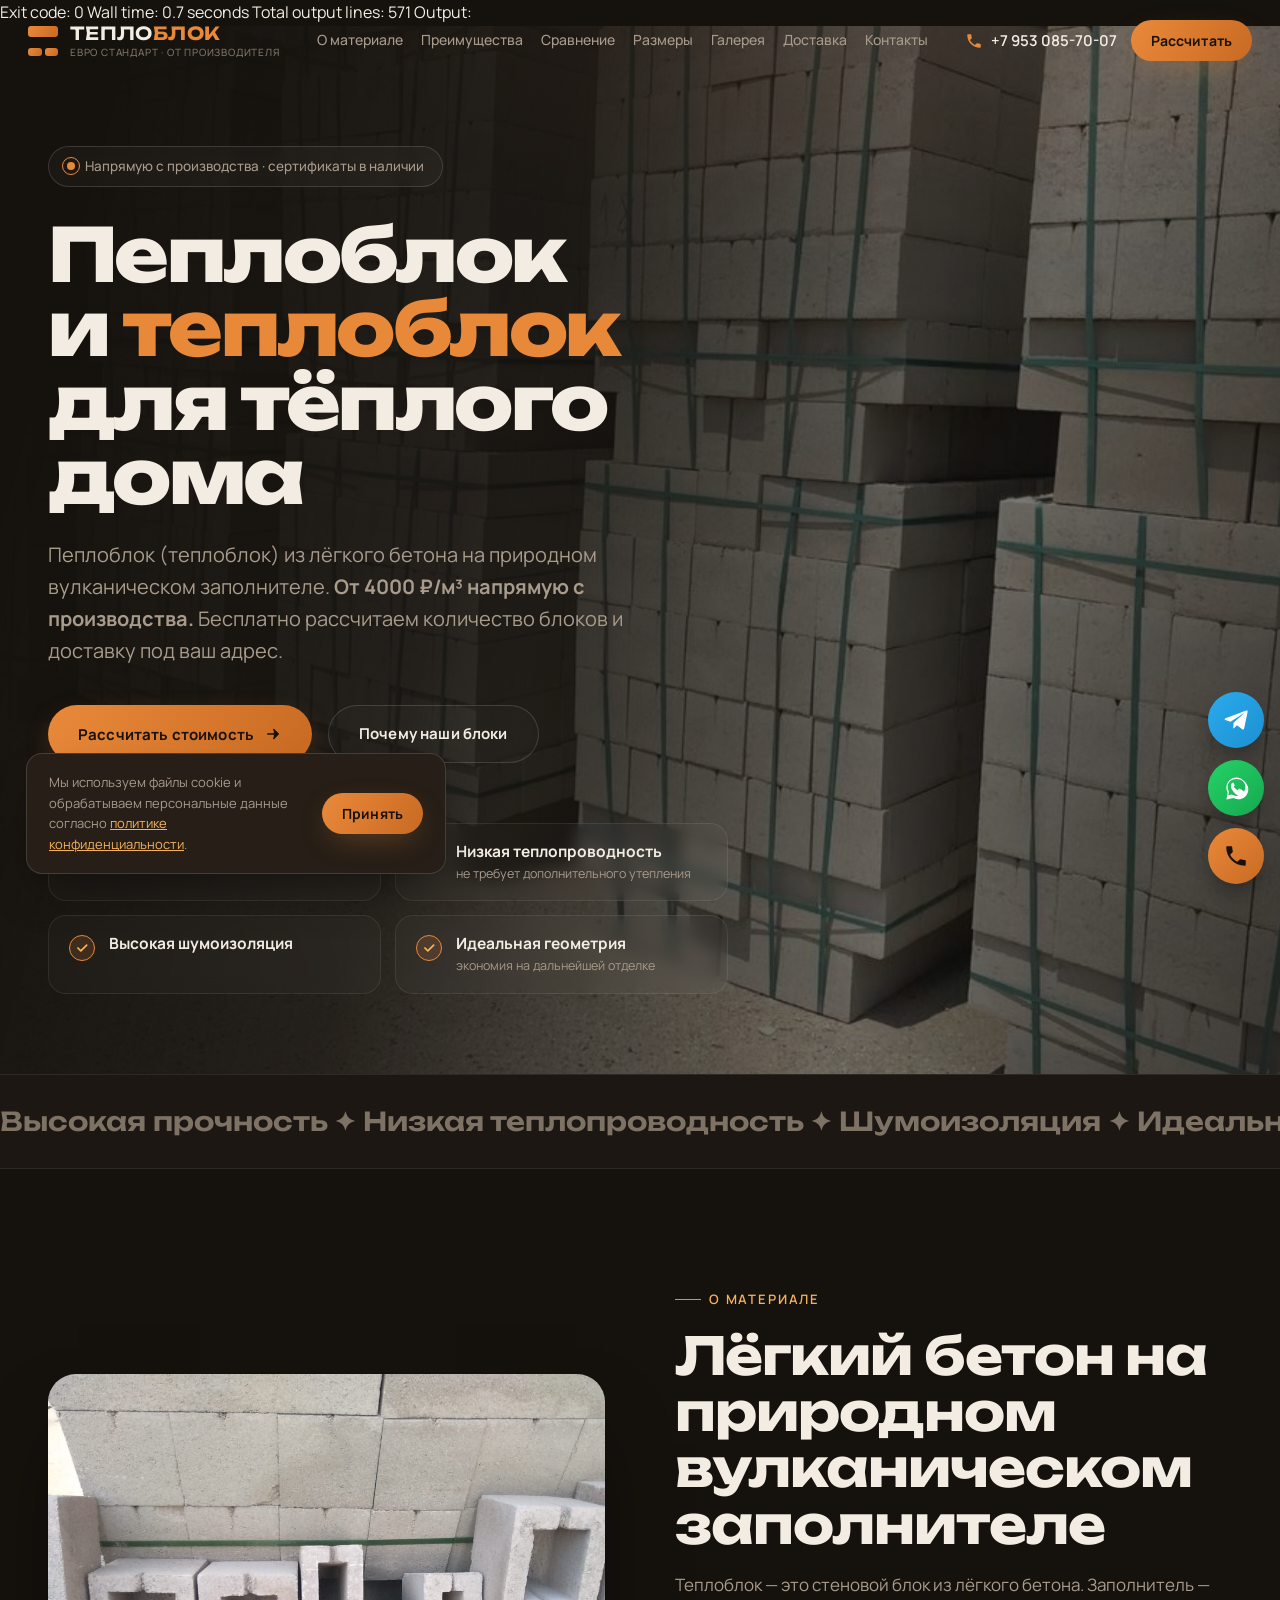
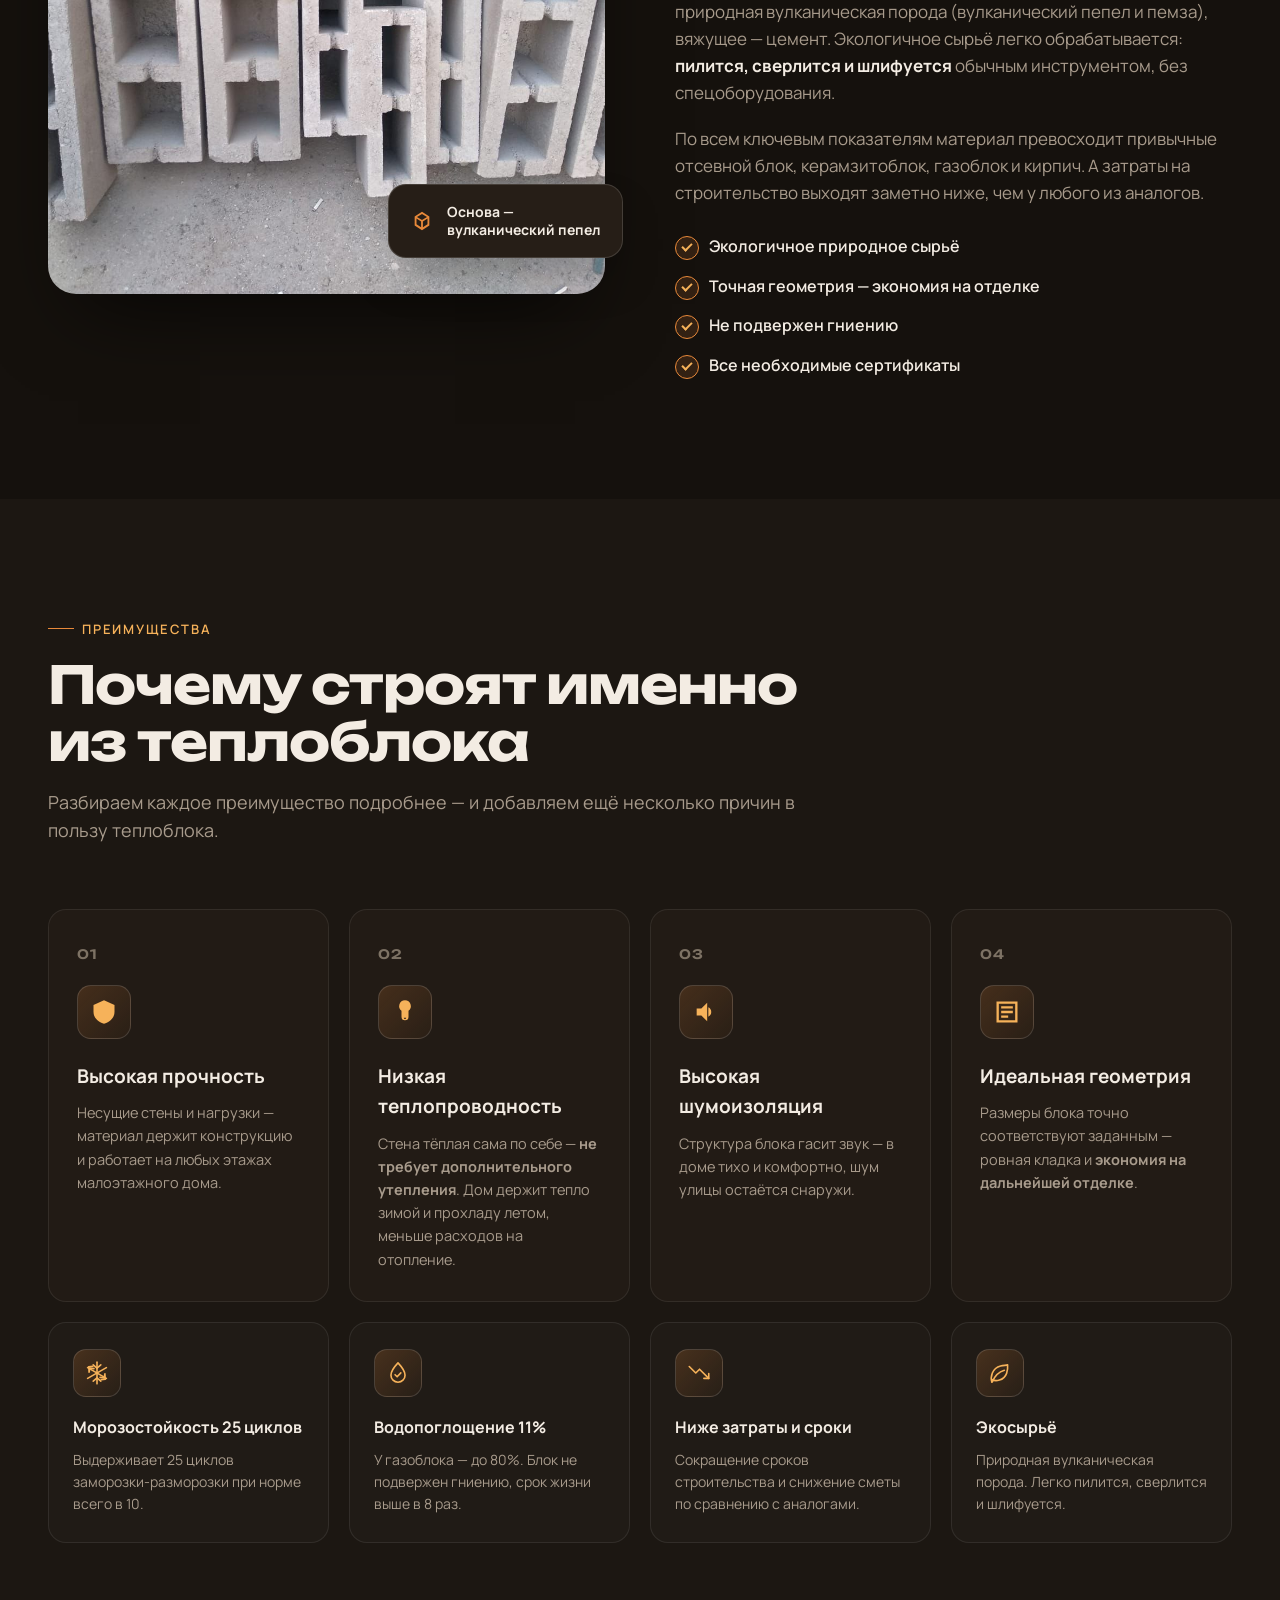
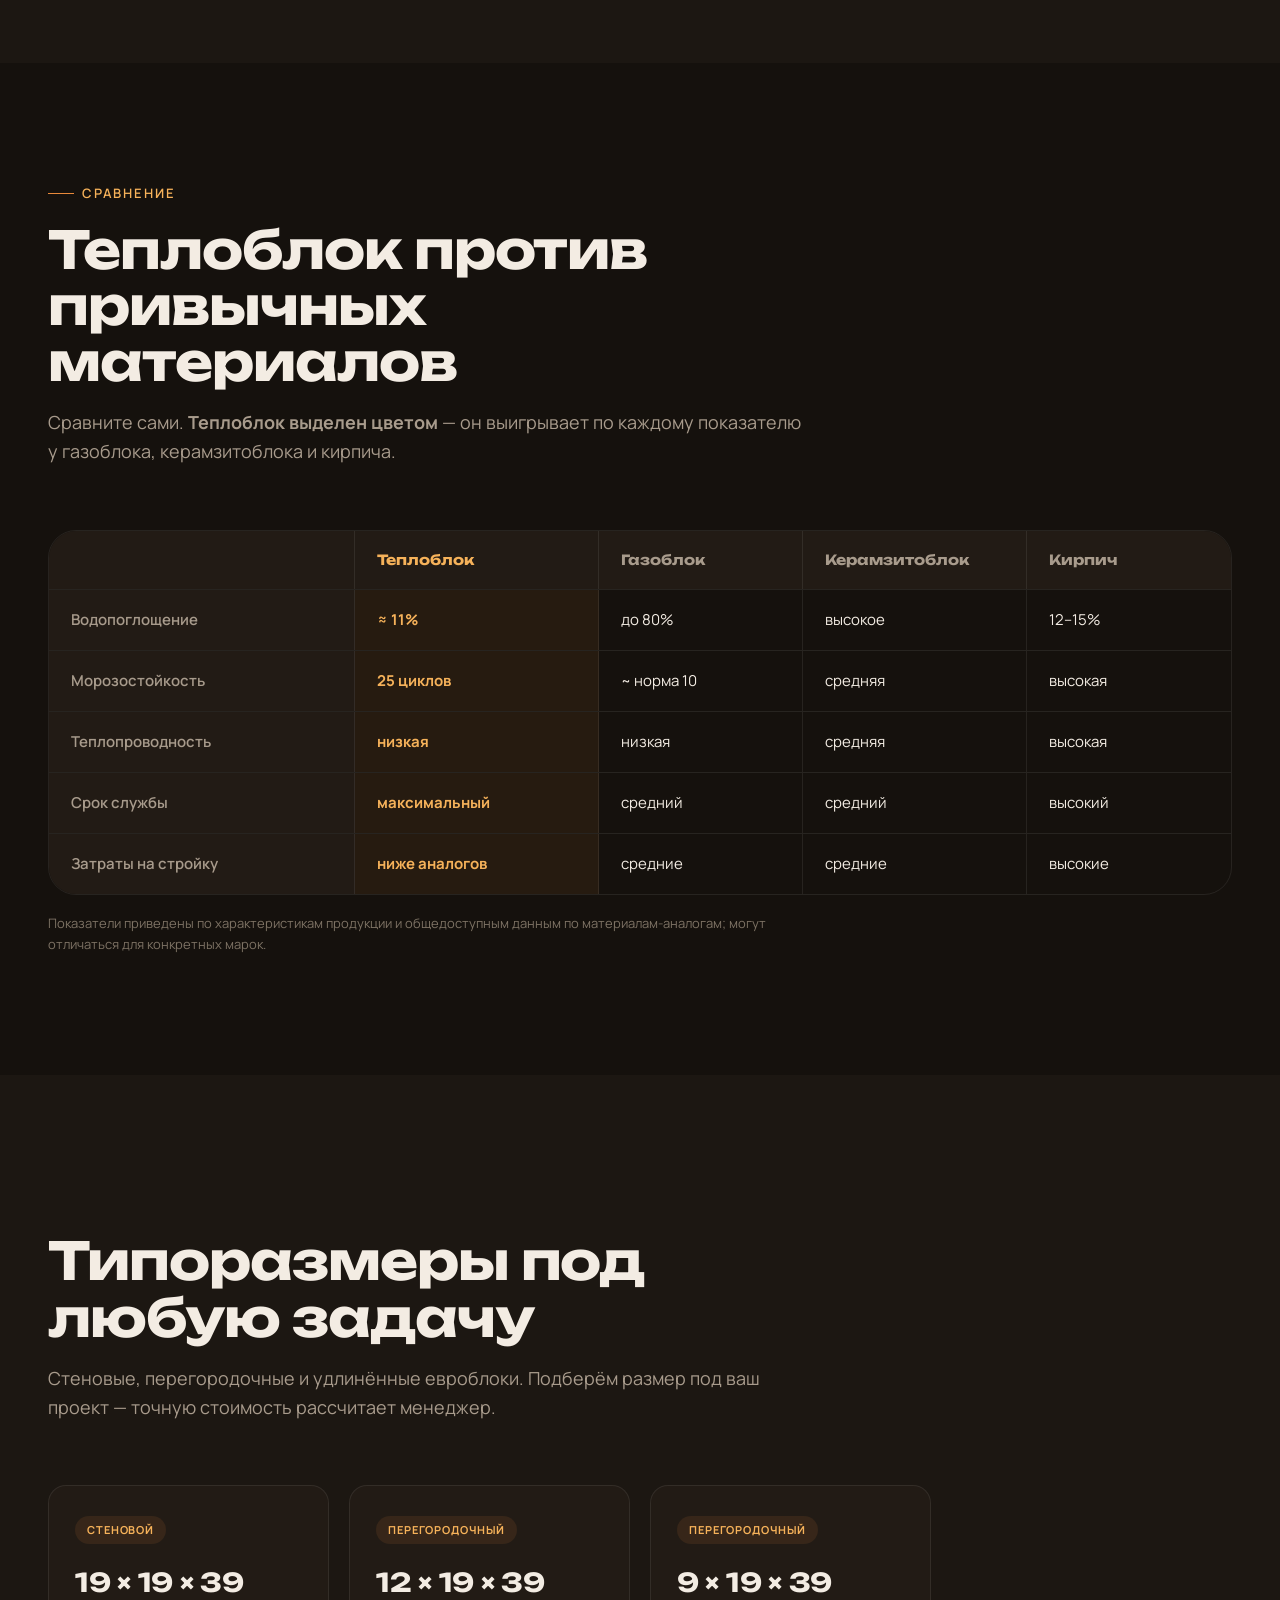
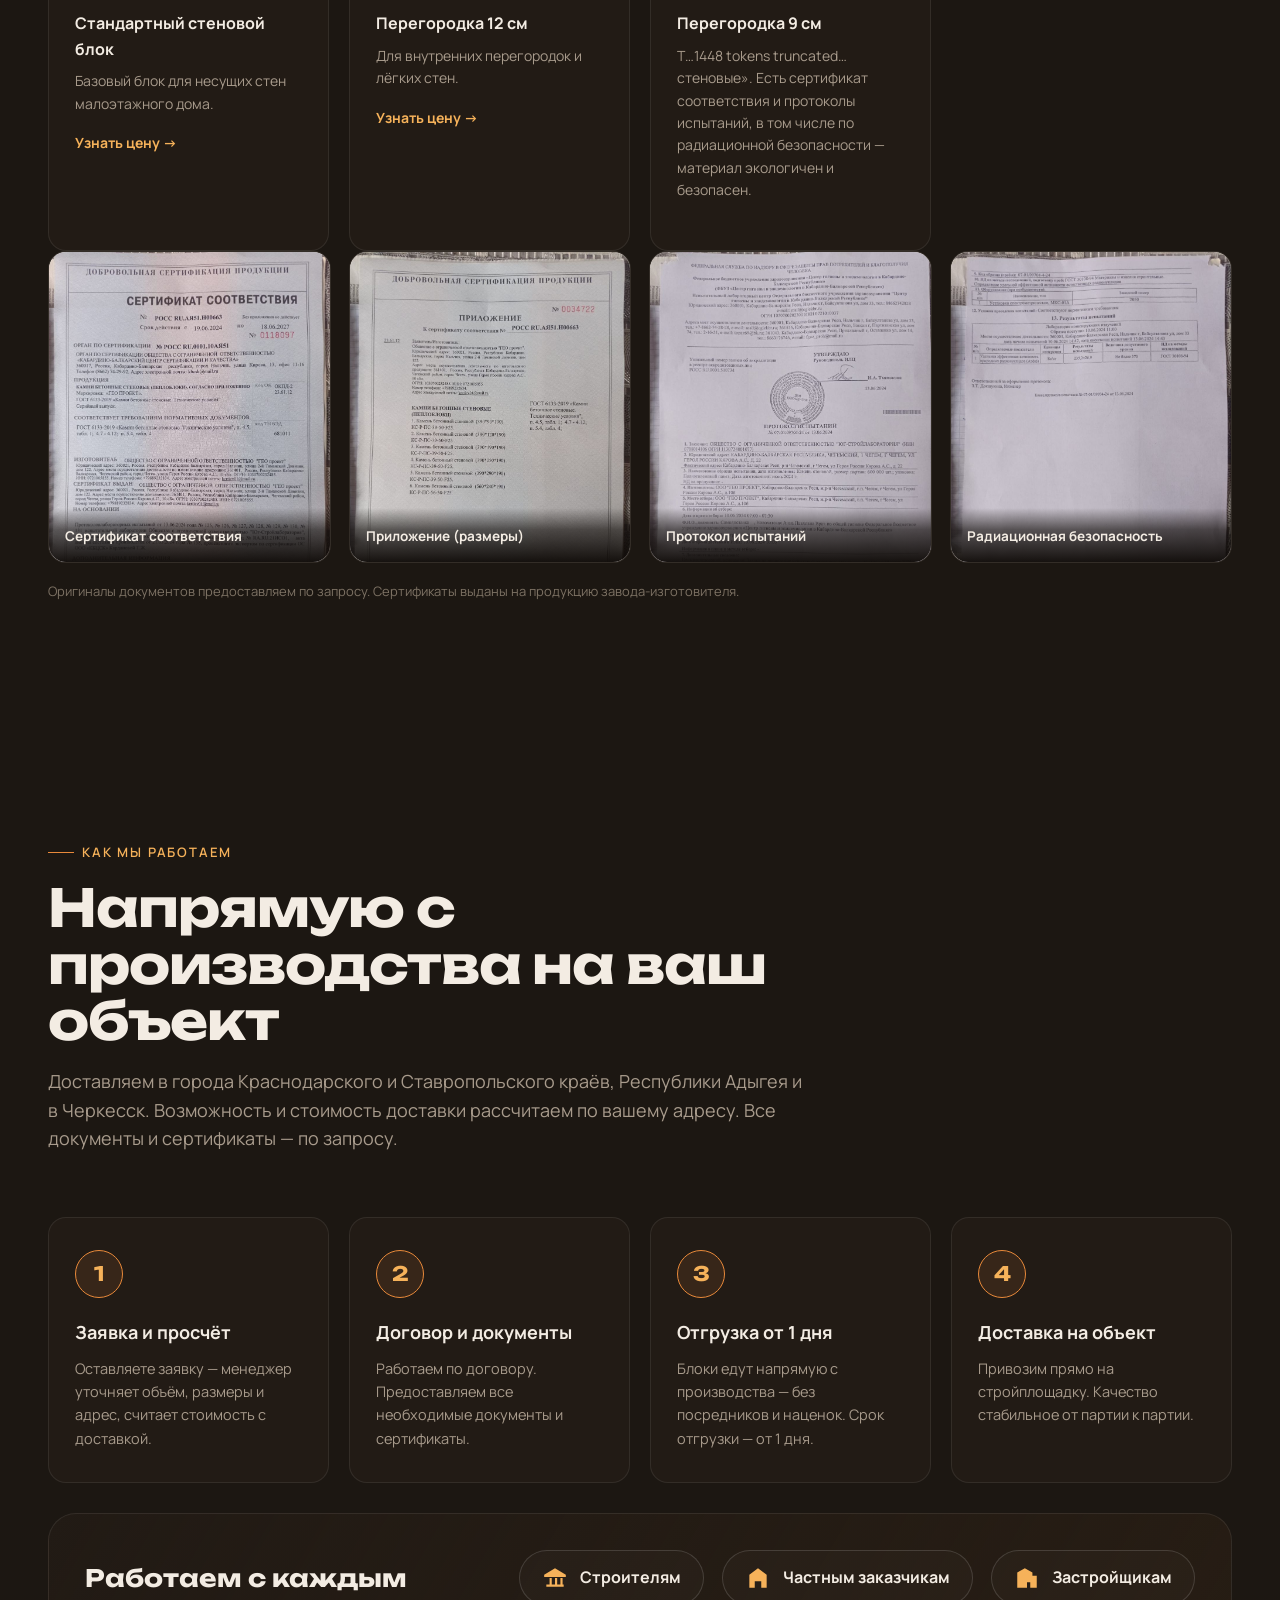
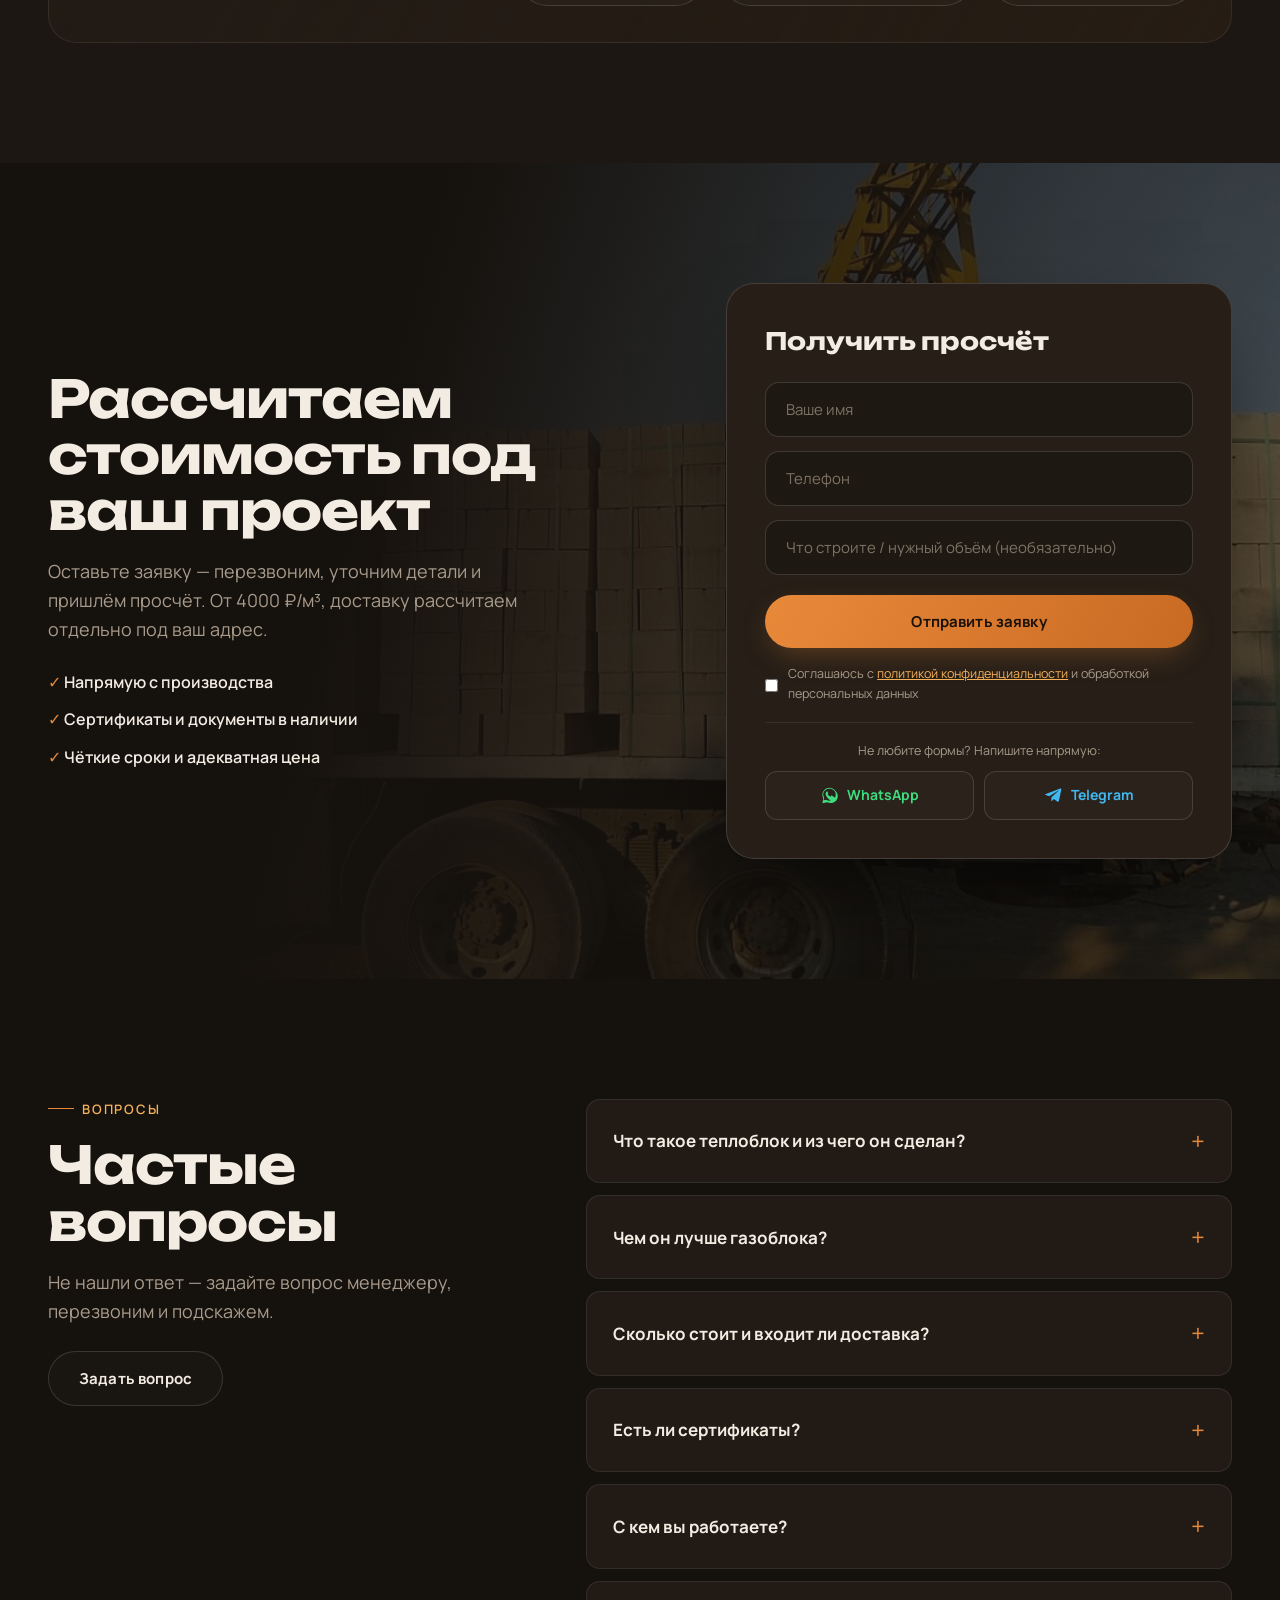
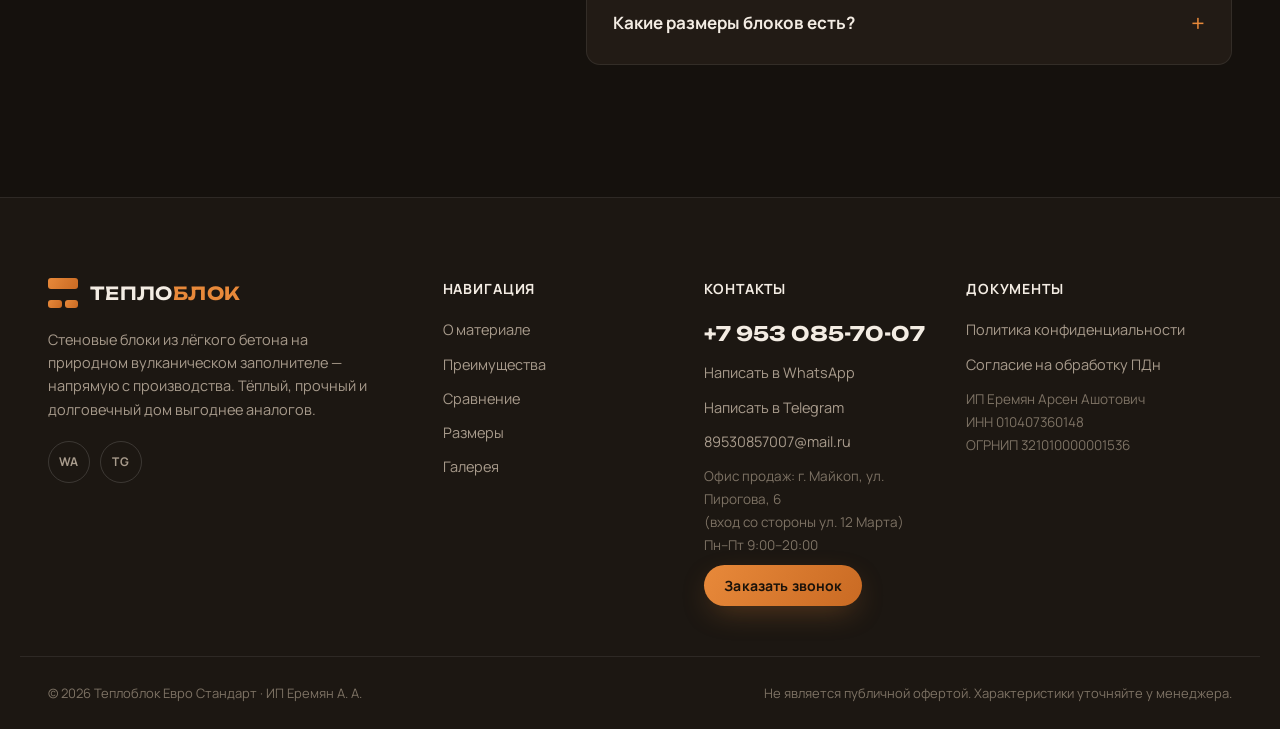
<file: index.html>
Exit code: 0
Wall time: 0.7 seconds
Total output lines: 571
Output:
<!DOCTYPE html>
<html lang="ru">
<head>
<meta charset="UTF-8">
<meta name="viewport" content="width=device-width, initial-scale=1.0">
<title>Пеплоблок и теплоблок от производителя — от 4000 ₽/м³</title>
<meta name="description" content="Пеплоблок и теплоблок напрямую с производства. Доставка в города Краснодарского и Ставропольского краёв, Адыгеи и в Черкесск. Возможность и стоимость доставки рассчитаем по адресу. От 4000 ₽/м³.">
<meta name="theme-color" content="#15110d">

<!-- Open Graph -->
<meta property="og:type" content="website">
<meta property="og:title" content="Пеплоблок и теплоблок — стеновые блоки от производителя">
<meta property="og:description" content="Пеплоблок и теплоблок от производителя. От 4000 ₽/м³ с доставкой до объекта. Бесплатный расчёт количества и доставки.">
<meta property="og:image" content="assets/img/pallets-yard.jpg">

<link rel="preconnect" href="https://fonts.googleapis.com">
<link rel="preconnect" href="https://fonts.gstatic.com" crossorigin>
<link href="https://fonts.googleapis.com/css2?family=Manrope:wght@400;500;600;700;800&family=Unbounded:wght@500;600;700;800&display=swap" rel="stylesheet">
<link rel="stylesheet" href="styles.css?v=14">
<script src="metrika.js?v=1"></script>
</head>
<body>

<noscript><div><img src="https://mc.yandex.ru/watch/110921838" style="position:absolute;left:-9999px" alt=""></div></noscript>

<!-- ПРОГРЕСС СКРОЛЛА -->
<div class="scroll-progress" id="scrollProgress"></div>

<!-- ШАПКА -->
<header class="header" id="header">
  <div class="container header__inner">
    <a href="#hero" class="logo" data-cursor="link">
      <span class="logo__mark"><i></i><i></i><i></i></span>
      <span class="logo__name">ТЕПЛО<b>БЛОК</b><small>Евро Стандарт · от производителя</small></span>
    </a>
    <nav class="nav" id="nav">
      <a href="#about" class="nav__link">О материале</a>
      <a href="#advantages" class="nav__link">Преимущества</a>
      <a href="#compare" class="nav__link">Сравнение</a>
      <a href="#catalog" class="nav__link">Размеры</a>
      <a href="#gallery" class="nav__link">Галерея</a>
      <a href="#delivery" class="nav__link">Доставка</a>
      <a href="#contacts" class="nav__link">Контакты</a>
    </nav>
    <div class="header__actions">
      <a href="tel:+79530857007" class="header__phone" data-cursor="link">
        <svg viewBox="0 0 24 24" width="18" height="18"><path fill="currentColor" d="M6.6 10.8c1.4 2.8 3.8 5.1 6.6 6.6l2.2-2.2c.3-.3.7-.4 1-.2 1.1.4 2.3.6 3.6.6.6 0 1 .4 1 1V20c0 .6-.4 1-1 1C10.6 21 3 13.4 3 4c0-.6.4-1 1-1h3.5c.6 0 1 .4 1 1 0 1.2.2 2.4.6 3.6.1.4 0 .8-.3 1l-2.2 2.2z"/></svg>
        <span>+7 953 085-70-07</span>
      </a>
      <button class="btn btn--accent btn--sm js-open-modal" data-cursor="link">Рассчитать</button>
      <button class="burger" id="burger" aria-label="Меню"><span></span><span></span><span></span></button>
    </div>
  </div>
</header>

<!-- HERO -->
<section class="hero" id="hero">
  <div class="hero__bg">
    <div class="hero__img" style="background-image:url('assets/img/pallets-yard.jpg')"></div>
    <div class="hero__overlay"></div>
    <div class="hero__grain"></div>
  </div>
  <div class="container hero__inner">
    <div class="hero__content">
      <div class="hero__badge reveal">
        <span class="pulse-dot"></span> Напрямую с производства · сертификаты в наличии
      </div>
      <h1 class="hero__title">
        <span class="reveal-line"><span>Пеплоблок</span></span>
        <span class="reveal-line"><span>и <em>теплоблок</em></span></span>
        <span class="reveal-line"><span>для тёплого дома</span></span>
      </h1>
      <p class="hero__sub reveal">
        Пеплоблок (теплоблок) из лёгкого бетона на природном вулканическом заполнителе.
        <b>От 4000&#8201;₽/м³ напрямую с производства.</b>
        Бесплатно рассчитаем количество блоков и доставку под ваш адрес.
      </p>
      <div class="hero__cta reveal">
        <button class="btn btn--accent js-open-modal" data-cursor="link">
          Рассчитать стоимость
          <svg viewBox="0 0 24 24" width="18" height="18"><path fill="currentColor" d="M5 12h14m-6-6 6 6-6 6" stroke="currentColor" stroke-width="2" fill="none" stroke-linecap="round" stroke-linejoin="round"/></svg>
        </button>
        <a href="#advantages" class="btn btn--ghost" data-cursor="link">Почему наши блоки</a>
      </div>
      <div class="hero__feats reveal">
        <div class="hfeat">
          <span class="hfeat__ic"><svg viewBox="0 0 24 24" width="14" height="14" fill="none" stroke="currentColor" stroke-width="3" stroke-linecap="round" stroke-linejoin="round"><path d="M5 12l5 5L20 7"/></svg></span>
          <div><b>Высокая прочность</b></div>
        </div>
        <div class="hfeat">
          <span class="hfeat__ic"><svg viewBox="0 0 24 24" width="14" height="14" fill="none" stroke="currentColor" stroke-width="3" stroke-linecap="round" stroke-linejoin="round"><path d="M5 12l5 5L20 7"/></svg></span>
          <div><b>Низкая теплопроводность</b><i>не требует дополнительного утепления</i></div>
        </div>
        <div class="hfeat">
          <span class="hfeat__ic"><svg viewBox="0 0 24 24" width="14" height="14" fill="none" stroke="currentColor" stroke-width="3" stroke-linecap="round" stroke-linejoin="round"><path d="M5 12l5 5L20 7"/></svg></span>
          <div><b>Высокая шумоизоляция</b></div>
        </div>
        <div class="hfeat">
          <span class="hfeat__ic"><svg viewBox="0 0 24 24" width="14" height="14" fill="none" stroke="currentColor" stroke-width="3" stroke-linecap="round" stroke-linejoin="round"><path d="M5 12l5 5L20 7"/></svg></span>
          <div><b>Идеальная геометрия</b><i>экономия на дальнейшей отделке</i></div>
        </div>
      </div>
    </div>
  </div>
</section>

<!-- БЕГУЩАЯ СТРОКА -->
<div class="marquee">
  <div class="marquee__track">
    <span>Высокая прочность ✦ Низкая теплопроводность ✦ Шумоизоляция ✦ Идеальная геометрия ✦ Морозостойкость 25 циклов ✦ Экосырьё ✦ </span>
    <span>Высокая прочность ✦ Низкая теплопроводность ✦ Шумоизоляция ✦ Идеальная геометрия ✦ Морозостойкость 25 циклов ✦ Экосырьё ✦ </span>
  </div>
</div>

<!-- О МАТЕРИАЛЕ -->
<section class="about section" id="about">
  <div class="container about__grid">
    <div class="about__media reveal">
      <div class="about__img" data-tilt>
        <img src="assets/img/blocks-types.jpg" alt="Виды теплоблоков из вулканической породы">
      </div>
      <div class="about__chip">
        <svg viewBox="0 0 24 24" width="22" height="22"><path fill="currentColor" d="M12 2 4 7v10l8 5 8-5V7l-8-5Zm0 2.3 5.5 3.4L12 11 6.5 7.7 12 4.3ZM6 9.4l5 3.1v6.2l-5-3.1V9.4Zm12 0v6.2l-5 3.1v-6.2l5-3.1Z"/></svg>
        <span>Основа —<br>вулканический пепел</span>
      </div>
    </div>
    <div class="about__text">
      <div class="tag reveal">О материале</div>
      <h2 class="h2 reveal">Лёгкий бетон на природном вулканическом заполнителе</h2>
      <p class="reveal">
        Теплоблок — это стеновой блок из лёгкого бетона. Заполнитель — природная
        вулканическая порода (вулканический пепел и пемза), вяжущее — цемент.
        Экологичное сырьё легко обрабатывается: <b>пилится, сверлится и шлифуется</b>
        обычным инструментом, без спецоборудования.
      </p>
      <p class="reveal">
        По всем ключевым показателям материал превосходит привычные отсевной блок,
        керамзитоблок, газоблок и кирпич. А затраты на строительство выходят
        заметно ниже, чем у любого из аналогов.
      </p>
      <ul class="ticks reveal">
        <li>Экологичное природное сырьё</li>
        <li>Точная геометрия — экономия на отделке</li>
        <li>Не подвержен гниению</li>
        <li>Все необходимые сертификаты</li>
      </ul>
    </div>
  </div>
</section>

<!-- ПРЕИМУЩЕСТВА -->
<section class="adv section" id="advantages">
  <div class="container">
    <div class="section__head">
      <div class="tag reveal">Преимущества</div>
      <h2 class="h2 reveal">Почему строят именно из теплоблока</h2>
      <p class="section__lead reveal">Разбираем каждое преимущество подробнее — и добавляем ещё несколько причин в пользу теплоблока.</p>
    </div>
    <div class="adv__grid">
      <article class="card reveal" data-tilt>
        <div class="card__num">01</div>
        <div class="card__icon"><svg viewBox="0 0 24 24"><path fill="currentColor" d="M12 2 3 6v6c0 5 3.8 8.5 9 10 5.2-1.5 9-5 9-10V6l-9-4Z"/></svg></div>
        <h3>Высокая прочность</h3>
        <p>Несущие стены и нагрузки — материал держит конструкцию и работает на любых этажах малоэтажного дома.</p>
      </article>
      <article class="card reveal" data-tilt>
        <div class="card__num">02</div>
        <div class="card__icon"><svg viewBox="0 0 24 24"><path fill="currentColor" d="M12 2a5 5 0 0 0-3 9v5a3 3 0 0 0 6 0v-5a5 5 0 0 0-3-9Zm0 16a1 1 0 0 1-1-1h2a1 1 0 0 1-1 1Z"/></svg></div>
        <h3>Низкая теплопроводность</h3>
        <p>Стена тёплая сама по себе — <b>не требует дополнительного утепления</b>. Дом держит тепло зимой и прохладу летом, меньше расходов на отопление.</p>
      </article>
      <article class="card reveal" data-tilt>
        <div class="card__num">03</div>
        <div class="card__icon"><svg viewBox="0 0 24 24"><path fill="currentColor" d="M4 9v6h4l5 5V4L8 9H4Zm12.5 3a4.5 4.5 0 0 0-2.5-4v8a4.5 4.5 0 0 0 2.5-4Z"/></svg></div>
        <h3>Высокая шумоизоляция</h3>
        <p>Структура блока гасит звук — в доме тихо и комфортно, шум улицы остаётся снаружи.</p>
      </article>
      <article class="card reveal" data-tilt>
        <div class="card__num">04</div>
        <div class="card__icon"><svg viewBox="0 0 24 24"><path fill="currentColor" d="M3 3h18v18H3V3Zm2 2v14h14V5H5Zm2 2h10v2H7V7Zm0 4h10v2H7v-2Zm0 4h6v2H7v-2Z"/></svg></div>
        <h3>Идеальная геометрия</h3>
        <p>Размеры блока точно соответствуют заданным — ровная кладка и <b>экономия на дальнейшей отделке</b>.</p>
      </article>
    </div>

    <div class="adv__row">
      <div class="mini reveal">
        <div class="mini__ic"><svg viewBox="0 0 24 24" fill="none" stroke="currentColor" stroke-width="1.5" stroke-linecap="round" stroke-linejoin="round"><path d="M12 2v20"/><path d="m8.5 4.5 3.5 3 3.5-3"/><path d="m8.5 19.5 3.5-3 3.5 3"/><path d="M3.34 7 20.66 17"/><path d="m4.7 11.2.6-3.86 3.86.6"/><path d="m19.3 12.8-.6 3.86-3.86-.6"/><path d="M3.34 17 20.66 7"/><path d="m8.16 5.74-3.86.6.6 3.86"/><path d="m15.84 18.26 3.86-.6-.6-3.86"/></svg></div>
        <h4>Морозостойкость 25 циклов</h4>
        <p>Выдерживает 25 циклов заморозки-разморозки при норме всего в 10.</p>
      </div>
      <div class="mini reveal">
        <div class="mini__ic"><svg viewBox="0 0 24 24" fill="none" stroke="currentColor" stroke-width="1.5" stroke-linecap="round" stroke-linejoin="round"><path d="M12 2.7s6.5 6.9 6.5 11.3a6.5 6.5 0 0 1-13 0C5.5 9.6 12 2.7 12 2.7Z"/><path d="m9.3 13.6 1.9 1.9 3.4-3.6"/></svg></div>
        <h4>Водопоглощение 11%</h4>
        <p>У газоблока — до 80%. Блок не подвержен гниению, срок жизни выше в 8 раз.</p>
      </div>
      <div class="mini reveal">
        <div class="mini__ic"><svg viewBox="0 0 24 24" fill="none" stroke="currentColor" stroke-width="1.5" stroke-linecap="round" stroke-linejoin="round"><path d="M3 6l6 6 3.5-3.5L21 17"/><path d="M21 12.5V17h-4.5"/></svg></div>
        <h4>Ниже затраты и сроки</h4>
        <p>Сокращение сроков строительства и снижение сметы по сравнению с аналогами.</p>
      </div>
      <div class="mini reveal">
        <div class="mini__ic"><svg viewBox="0 0 24 24" fill="none" stroke="currentColor" stroke-width="1.5" stroke-linecap="round" stroke-linejoin="round"><path d="M4.5 20.5C3 16 4.5 7.5 12.5 5.5c2.8-.7 5-.5 6.5-1 .4 4.2-.3 12-7.5 14-3 .85-5.5.4-7-.5Z"/><path d="M5 20c2.5-6 6-9 11-10.5"/></svg></div>
        <h4>Экосырьё</h4>
        <p>Природная вулканическая порода. Легко пилится, сверлится и шлифуется.</p>
      </div>
    </div>
  </div>
</section>

<!-- СРАВНЕНИЕ -->
<section class="compare section" id="compare">
  <div class="container">
    <div class="section__head">
      <div class="tag reveal">Сравнение</div>
      <h2 class="h2 reveal">Теплоблок против привычных материалов</h2>
      <p class="section__lead reveal">Сравните сами. <b>Теплоблок выделен цветом</b> — он выигрывает по каждому показателю у газоблока, керамзитоблока и кирпича.</p>
    </div>
    <div class="cmp reveal">
      <div class="cmp__head">
        <span class="cmp__hcell"></span>
        <span class="cmp__hcell cmp__hcell--win">Теплоблок</span>
        <span class="cmp__hcell">Газоблок</span>
        <span class="cmp__hcell">Керамзитоблок</span>
        <span class="cmp__hcell">Кирпич</span>
      </div>
      <div class="cmp__row">
        <div class="cmp__param">Водопоглощение</div>
        <div class="cmp__val cmp__val--win" data-m="Теплоблок">≈ 11%</div>
        <div class="cmp__val" data-m="Газоблок">до 80%</div>
        <div class="cmp__val" data-m="Керамзитоблок">высокое</div>
        <div class="cmp__val" data-m="Кирпич">12–15%</div>
      </div>
      <div class="cmp__row">
        <div class="cmp__param">Морозостойкость</div>
        <div class="cmp__val cmp__val--win" data-m="Теплоблок">25 циклов</div>
        <div class="cmp__val" data-m="Газоблок">~ норма 10</div>
        <div class="cmp__val" data-m="Керамзитоблок">средняя</div>
        <div class="cmp__val" data-m="Кирпич">высокая</div>
      </div>
      <div class="cmp__row">
        <div class="cmp__param">Теплопроводность</div>
        <div class="cmp__val cmp__val--win" data-m="Теплоблок">низкая</div>
        <div class="cmp__val" data-m="Газоблок">низкая</div>
        <div class="cmp__val" data-m="Керамзитоблок">средняя</div>
        <div class="cmp__val" data-m="Кирпич">высокая</div>
      </div>
      <div class="cmp__row">
        <div class="cmp__param">Срок службы</div>
        <div class="cmp__val cmp__val--win" data-m="Теплоблок">максимальный</div>
        <div class="cmp__val" data-m="Газоблок">средний</div>
        <div class="cmp__val" data-m="Керамзитоблок">средний</div>
        <div class="cmp__val" data-m="Кирпич">высокий</div>
      </div>
      <div class="cmp__row">
        <div class="cmp__param">Затраты на стройку</div>
        <div class="cmp__val cmp__val--win" data-m="Теплоблок">ниже аналогов</div>
        <div class="cmp__val" data-m="Газоблок">средние</div>
        <div class="cmp__val" data-m="Керамзитоблок">средние</div>
        <div class="cmp__val" data-m="Кирпич">высокие</div>
      </div>
    </div>
    <p class="compare__note reveal">Показатели приведены по характеристикам продукции и общедоступным данным по материалам-аналогам; могут отличаться для конкретных марок.</p>
  </div>
</section>

<!-- КАТАЛОГ / РАЗМЕРЫ -->
<section class="catalog section" id="catalog">
  <div class="container">
    <div class="section__head">
      <div class="tag reveal">Размерная сетка</div>
      <h2 class="h2 reveal">Типоразмеры под любую задачу</h2>
      <p class="section__lead reveal">Стеновые, перегородочные и удлинённые евроблоки. Подберём размер под ваш проект — точную стоимость рассчитает менеджер.</p>
    </div>
    <div class="catalog__grid">
      <article class="pcard reveal" data-tilt>
        <div class="pcard__tag">Стеновой</div>
        <div class="pcard__size">19 × 19 × 39</div>
        <div class="pcard__name">Стандартный стеновой блок</div>
        <p>Базовый блок для несущих стен малоэтажного дома.</p>
        <button class="pcard__btn js-open-modal" data-cursor="link">Узнать цену →</button>
      </article>
      <article class="pcard reveal" data-tilt>
        <div class="pcard__tag">Перегородочный</div>
        <div class="pcard__size">12 × 19 × 39</div>
        <div class="pcard__name">Перегородка 12 см</div>
        <p>Для внутренних перегородок и лёгких стен.</p>
        <button class="pcard__btn js-open-modal" data-cursor="link">Узнать цену →</button>
      </article>
      <article class="pcard reveal" data-tilt>
        <div class="pcard__tag">Перегородочный</div>
        <div class="pcard__size">9 × 19 × 39</div>
        <div class="pcard__name">Перегородка 9 см</div>
        <p>Т…1448 tokens truncated…стеновые»</b>. Есть сертификат соответствия и протоколы испытаний, в том числе по радиационной безопасности — материал экологичен и безопасен.</p>
    </div>
    <div class="certs__grid">
      <a class="cert__item reveal" data-cursor="zoom" href="assets/cert/cert-1-sootvetstvie.jpg"><img src="assets/cert/cert-1-sootvetstvie.jpg" alt="Сертификат соответствия на пеплоблоки" loading="lazy"><span>Сертификат соответствия</span></a>
      <a class="cert__item reveal" data-cursor="zoom" href="assets/cert/cert-2-prilozhenie.jpg"><img src="assets/cert/cert-2-prilozhenie.jpg" alt="Приложение к сертификату — типоразмеры блоков" loading="lazy"><span>Приложение (размеры)</span></a>
      <a class="cert__item reveal" data-cursor="zoom" href="assets/cert/cert-3-protokol.jpg"><img src="assets/cert/cert-3-protokol.jpg" alt="Протокол испытаний продукции" loading="lazy"><span>Протокол испытаний</span></a>
      <a class="cert__item reveal" data-cursor="zoom" href="assets/cert/cert-4-protokol.jpg"><img src="assets/cert/cert-4-protokol.jpg" alt="Протокол испытаний — радиационная безопасность" loading="lazy"><span>Радиационная безопасность</span></a>
    </div>
    <p class="certs__note reveal">Оригиналы документов предоставляем по запросу. Сертификаты выданы на продукцию завода-изготовителя.</p>
  </div>
</section>

<!-- ДОСТАВКА / КАК РАБОТАЕМ -->
<section class="delivery section" id="delivery">
  <div class="container">
    <div class="section__head">
      <div class="tag reveal">Как мы работаем</div>
      <h2 class="h2 reveal">Напрямую с производства на ваш объект</h2>
      <p class="section__lead reveal">Доставляем в города Краснодарского и Ставропольского краёв, Республики Адыгея и в Черкесск. Возможность и стоимость доставки рассчитаем по вашему адресу. Все документы и сертификаты — по запросу.</p>
    </div>
    <div class="steps">
      <div class="step reveal"><div class="step__n">1</div><h4>Заявка и просчёт</h4><p>Оставляете заявку — менеджер уточняет объём, размеры и адрес, считает стоимость с доставкой.</p></div>
      <div class="step reveal"><div class="step__n">2</div><h4>Договор и документы</h4><p>Работаем по договору. Предоставляем все необходимые документы и сертификаты.</p></div>
      <div class="step reveal"><div class="step__n">3</div><h4>Отгрузка от 1 дня</h4><p>Блоки едут напрямую с производства — без посредников и наценок. Срок отгрузки — от 1 дня.</p></div>
      <div class="step reveal"><div class="step__n">4</div><h4>Доставка на объект</h4><p>Привозим прямо на стройплощадку. Качество стабильное от партии к партии.</p></div>
    </div>

    <div class="audience reveal">
      <h3>Работаем с каждым</h3>
      <div class="audience__row">
        <div class="audience__item"><svg viewBox="0 0 24 24" width="26" height="26"><path fill="currentColor" d="M12 3 2 9v2h20V9L12 3Zm-7 9v6H4v2h16v-2h-1v-6h-2v6h-3v-6h-2v6H9v-6H7v6H5v-6Z"/></svg><span>Строителям</span></div>
        <div class="audience__item"><svg viewBox="0 0 24 24" width="26" height="26"><path fill="currentColor" d="M12 3 4 9v12h5v-6h6v6h5V9l-8-6Z"/></svg><span>Частным заказчикам</span></div>
        <div class="audience__item"><svg viewBox="0 0 24 24" width="26" height="26"><path fill="currentColor" d="M3 21V7l7-4 7 4v3h4v11h-6v-5h-3v5H3Z"/></svg><span>Застройщикам</span></div>
      </div>
    </div>
  </div>
</section>

<!-- CTA / ЗАЯВКА -->
<section class="cta section" id="quote">
  <div class="cta__bg" style="background-image:url('assets/img/delivery-truck.jpg')"></div>
  <div class="container cta__inner">
    <div class="cta__text reveal">
      <h2 class="h2">Рассчитаем стоимость под ваш проект</h2>
      <p>Оставьте заявку — перезвоним, уточним детали и пришлём просчёт. От 4000 ₽/м³, доставку рассчитаем отдельно под ваш адрес.</p>
      <ul class="cta__points">
        <li>✓ Напрямую с производства</li>
        <li>✓ Сертификаты и документы в наличии</li>
        <li>✓ Чёткие сроки и адекватная цена</li>
      </ul>
    </div>
    <form class="lead reveal js-lead" novalidate>
      <h3>Получить просчёт</h3>
      <div class="lead__field">
        <input type="text" name="name" placeholder="Ваше имя" required maxlength="80" autocomplete="name">
      </div>
      <div class="lead__field">
        <input type="tel" name="phone" placeholder="Телефон" required inputmode="tel" maxlength="30" autocomplete="tel">
      </div>
      <div class="lead__field">
        <input type="text" name="comment" placeholder="Что строите / нужный объём (необязательно)" maxlength="500">
      </div>
      <input type="text" name="website" class="form-honey" tabindex="-1" autocomplete="off" aria-hidden="true">
      <button type="submit" class="btn btn--accent btn--full" data-cursor="link">Отправить заявку</button>
      <label class="consent">
        <input type="checkbox" name="consent" required>
        <span>Соглашаюсь с <a href="privacy.html" target="_blank">политикой конфиденциальности</a> и обработкой персональных данных</span>
      </label>
      <div class="lead__alt">
        <span>Не любите формы? Напишите напрямую:</span>
        <div class="lead__msgrs">
          <a class="lead__msgr lead__msgr--wa" href="https://wa.me/79530857007?text=Здравствуйте!%20Хочу%20рассчитать%20стоимость%20теплоблока." target="_blank" rel="noopener" data-cursor="link"><svg viewBox="0 0 32 32"><path fill="currentColor" d="M16 3C9.4 3 4 8.4 4 15c0 2.1.6 4.2 1.6 6L4 29l8.2-1.6c1.7.9 3.7 1.4 5.8 1.4 6.6 0 12-5.4 12-12S22.6 3 16 3zm0 21.8c-1.8 0-3.5-.5-5-1.4l-.4-.2-4.3.8.8-4.2-.3-.4C6 17.7 5.5 16 5.5 14.2 5.5 9 9.7 4.8 16 4.8S26.5 9 26.5 14.2 22.3 24.8 16 24.8zm5.8-7.6c-.3-.2-1.9-.9-2.2-1s-.5-.2-.7.2-.8 1-1 1.2-.4.2-.7.1c-1.8-.9-3-1.6-4.2-3.6-.3-.5.3-.5.8-1.6.1-.2 0-.4 0-.5l-1-2.3c-.3-.6-.5-.5-.7-.5h-.6c-.2 0-.5.1-.8.4-1 1-1.3 2.3-1.3 3.9.1 2.3 1.7 4.5 1.9 4.8.2.3 3.3 5 8 7 2.9 1.2 4.1.9 5.6.7.9-.1 2.6-1 2.9-2 .4-1 .4-1.8.3-2-.1-.2-.3-.3-.6-.4z"/></svg>WhatsApp</a>
          <a class="lead__msgr lead__msgr--tg" href="https://t.me/rus_visl" target="_blank" rel="noopener" data-cursor="link"><svg viewBox="0 0 24 24"><path fill="currentColor" d="M21.9 4.3 18.8 19c-.2 1-.9 1.2-1.7.8l-4.7-3.5-2.3 2.2c-.3.3-.5.5-1 .5l.3-4.9 8.9-8c.4-.3-.1-.5-.6-.2L6.7 13 2.1 11.5c-1-.3-1-.9.2-1.4l18.3-7c.8-.3 1.5.2 1.3 1.2z"/></svg>Telegram</a>
        </div>
      </div>
    </form>
  </div>
</section>

<!-- FAQ -->
<section class="faq section" id="faq">
  <div class="container faq__grid">
    <div class="faq__head">
      <div class="tag reveal">Вопросы</div>
      <h2 class="h2 reveal">Частые вопросы</h2>
      <p class="section__lead reveal">Не нашли ответ — задайте вопрос менеджеру, перезвоним и подскажем.</p>
      <button class="btn btn--ghost js-open-modal reveal" data-cursor="link">Задать вопрос</button>
    </div>
    <div class="faq__list reveal">
      <details class="acc"><summary>Что такое теплоблок и из чего он сделан?</summary><div class="acc__body">Это стеновой блок из лёгкого бетона: заполнитель — природная вулканическая порода (вулканический пепел и пемза), вяжущее — цемент. Экологичное сырьё легко пилится, сверлится и шлифуется обычным инструментом.</div></details>
      <details class="acc"><summary>Чем он лучше газоблока?</summary><div class="acc__body">Ниже водопоглощение (≈11% против до 80% у газоблока), выше морозостойкость (25 циклов при норме 10) и срок службы. При этом затраты на строительство ниже.</div></details>
      <details class="acc"><summary>Сколько стоит и входит ли доставка?</summary><div class="acc__body">Цена — от 4000 ₽/м³ (или от 30 ₽ за штуку). Доставка рассчитывается отдельно. Точную стоимость менеджер считает под ваш объём, размеры и адрес.</div></details>
      <details class="acc"><summary>Есть ли сертификаты?</summary><div class="acc__body">Да, сертификаты и необходимые документы предоставляем по запросу. Работаем по договору и предоставляем закрывающие документы.</div></details>
      <details class="acc"><summary>С кем вы работаете?</summary><div class="acc__body">Со строителями, частными заказчиками и застройщиками — поставляем напрямую с производства как опт, так и под частный дом.</div></details>
      <details class="acc"><summary>Какие размеры блоков есть?</summary><div class="acc__body">Стеновые, перегородочные (9 и 12 см), удлинённые евроблоки и широкая полуторка. Подберём типоразмер под вашу задачу.</div></details>
    </div>
  </div>
</section>

<!-- КОНТАКТЫ / ФУТЕР -->
<footer class="footer" id="contacts">
  <div class="container footer__grid">
    <div class="footer__brand">
      <a href="#hero" class="logo logo--footer">
        <span class="logo__mark"><i></i><i></i><i></i></span>
        <span class="logo__name">ТЕПЛО<b>БЛОК</b></span>
      </a>
      <p>Стеновые блоки из лёгкого бетона на природном вулканическом заполнителе — напрямую с производства. Тёплый, прочный и долговечный дом выгоднее аналогов.</p>
      <div class="footer__socials">
        <a href="https://wa.me/79530857007?text=Здравствуйте!%20Пишу%20с%20сайта,%20хочу%20рассчитать%20стоимость%20теплоблока." target="_blank" rel="noopener" data-cursor="link" aria-label="WhatsApp" class="soc">WA</a>
        <a href="https://t.me/rus_visl" target="_blank" rel="noopener" data-cursor="link" aria-label="Telegram" class="soc">TG</a>
      </div>
    </div>
    <div class="footer__col">
      <h4>Навигация</h4>
      <a href="#about">О материале</a>
      <a href="#advantages">Преимущества</a>
      <a href="#compare">Сравнение</a>
      <a href="#catalog">Размеры</a>
      <a href="#gallery">Галерея</a>
    </div>
    <div class="footer__col">
      <h4>Контакты</h4>
      <a href="tel:+79530857007" class="footer__phone">+7 953 085-70-07</a>
      <a href="https://wa.me/79530857007?text=Здравствуйте!%20Пишу%20с%20сайта,%20хочу%20рассчитать%20стоимость%20теплоблока." target="_blank" rel="noopener">Написать в WhatsApp</a>
      <a href="https://t.me/rus_visl" target="_blank" rel="noopener">Написать в Telegram</a>
      <a href="mailto:89530857007@mail.ru">89530857007@mail.ru</a>
      <p class="footer__addr">Офис продаж: г. Майкоп, ул. Пирогова, 6<br>(вход со стороны ул. 12 Марта)<br>Пн–Пт 9:00–20:00</p>
      <button class="btn btn--accent btn--sm js-open-modal" data-cursor="link">Заказать звонок</button>
    </div>
    <div class="footer__col">
      <h4>Документы</h4>
      <a href="privacy.html">Политика конфиденциальности</a>
      <a href="privacy.html#consent">Согласие на обработку ПДн</a>
      <p class="footer__req">
        ИП Еремян Арсен Ашотович<br>
        ИНН 010407360148<br>
        ОГРНИП 321010000001536
      </p>
    </div>
  </div>
  <div class="footer__bottom container">
    <span>© <span id="year">2026</span> Теплоблок Евро Стандарт · ИП Еремян А. А.</span>
    <span class="footer__disc">Не является публичной офертой. Характеристики уточняйте у менеджера.</span>
  </div>
</footer>

<!-- ПЛАВАЮЩИЕ КНОПКИ СВЯЗИ (каждая — в одно нажатие) -->
<div class="fab-stack">
  <a class="fab-btn fab-btn--tg" href="https://t.me/rus_visl" target="_blank" rel="noopener" data-cursor="link" aria-label="Написать в Telegram">
    <span class="fab-btn__lbl">Telegram</span>
    <svg viewBox="0 0 24 24"><path fill="currentColor" d="M21.9 4.3 18.8 19c-.2 1-.9 1.2-1.7.8l-4.7-3.5-2.3 2.2c-.3.3-.5.5-1 .5l.3-4.9 8.9-8c.4-.3-.1-.5-.6-.2L6.7 13 2.1 11.5c-1-.3-1-.9.2-1.4l18.3-7c.8-.3 1.5.2 1.3 1.2z"/></svg>
  </a>
  <a class="fab-btn fab-btn--wa" href="https://wa.me/79530857007?text=Здравствуйте!%20Пишу%20с%20сайта,%20хочу%20рассчитать%20стоимость%20теплоблока." target="_blank" rel="noopener" data-cursor="link" aria-label="Написать в WhatsApp">
    <span class="fab-btn__lbl">WhatsApp</span>
    <svg viewBox="0 0 32 32"><path fill="currentColor" d="M16 3C9.4 3 4 8.4 4 15c0 2.1.6 4.2 1.6 6L4 29l8.2-1.6c1.7.9 3.7 1.4 5.8 1.4 6.6 0 12-5.4 12-12S22.6 3 16 3zm0 21.8c-1.8 0-3.5-.5-5-1.4l-.4-.2-4.3.8.8-4.2-.3-.4C6 17.7 5.5 16 5.5 14.2 5.5 9 9.7 4.8 16 4.8S26.5 9 26.5 14.2 22.3 24.8 16 24.8zm5.8-7.6c-.3-.2-1.9-.9-2.2-1s-.5-.2-.7.2-.8 1-1 1.2-.4.2-.7.1c-1.8-.9-3-1.6-4.2-3.6-.3-.5.3-.5.8-1.6.1-.2 0-.4 0-.5l-1-2.3c-.3-.6-.5-.5-.7-.5h-.6c-.2 0-.5.1-.8.4-1 1-1.3 2.3-1.3 3.9.1 2.3 1.7 4.5 1.9 4.8.2.3 3.3 5 8 7 2.9 1.2 4.1.9 5.6.7.9-.1 2.6-1 2.9-2 .4-1 .4-1.8.3-2-.1-.2-.3-.3-.6-.4z"/></svg>
  </a>
  <a class="fab-btn fab-btn--call" href="tel:+79530857007" data-cursor="link" aria-label="Позвонить">
    <span class="fab-btn__lbl">Позвонить</span>
    <svg viewBox="0 0 24 24"><path fill="currentColor" d="M6.6 10.8c1.4 2.8 3.8 5.1 6.6 6.6l2.2-2.2c.3-.3.7-.4 1-.2 1.1.4 2.3.6 3.6.6.6 0 1 .4 1 1V20c0 .6-.4 1-1 1C10.6 21 3 13.4 3 4c0-.6.4-1 1-1h3.5c.6 0 1 .4 1 1 0 1.2.2 2.4.6 3.6.1.4 0 .8-.3 1l-2.2 2.2z"/></svg>
  </a>
</div>

<!-- МОДАЛКА ЗАЯВКИ -->
<div class="modal" id="modal" aria-hidden="true">
  <div class="modal__overlay js-close-modal"></div>
  <div class="modal__box" role="dialog" aria-modal="true">
    <button class="modal__close js-close-modal" aria-label="Закрыть">×</button>
    <div class="modal__content">
      <div class="tag">Заявка</div>
      <h3>Рассчитать стоимость</h3>
      <p>Оставьте контакты — перезвоним, уточним детали и пришлём просчёт. Доставку рассчитаем отдельно под ваш адрес.</p>
      <form class="lead lead--modal js-lead" novalidate>
        <div class="lead__field"><input type="text" name="name" placeholder="Ваше имя" required maxlength="80" autocomplete="name"></div>
        <div class="lead__field"><input type="tel" name="phone" placeholder="Телефон" required inputmode="tel" maxlength="30" autocomplete="tel"></div>
        <div class="lead__field"><input type="text" name="comment" placeholder="Объём / что строите (необязательно)" maxlength="500"></div>
        <input type="text" name="website" class="form-honey" tabindex="-1" autocomplete="off" aria-hidden="true">
        <button type="submit" class="btn btn--accent btn--full" data-cursor="link">Отправить заявку</button>
        <label class="consent">
          <input type="checkbox" name="consent" required>
          <span>Соглашаюсь с <a href="privacy.html" target="_blank">политикой конфиденциальности</a></span>
        </label>
        <div class="lead__alt">
          <span>Или напишите напрямую:</span>
          <div class="lead__msgrs">
            <a class="lead__msgr lead__msgr--wa" href="https://wa.me/79530857007?text=Здравствуйте!%20Хочу%20рассчитать%20стоимость%20теплоблока." target="_blank" rel="noopener" data-cursor="link"><svg viewBox="0 0 32 32"><path fill="currentColor" d="M16 3C9.4 3 4 8.4 4 15c0 2.1.6 4.2 1.6 6L4 29l8.2-1.6c1.7.9 3.7 1.4 5.8 1.4 6.6 0 12-5.4 12-12S22.6 3 16 3zm0 21.8c-1.8 0-3.5-.5-5-1.4l-.4-.2-4.3.8.8-4.2-.3-.4C6 17.7 5.5 16 5.5 14.2 5.5 9 9.7 4.8 16 4.8S26.5 9 26.5 14.2 22.3 24.8 16 24.8zm5.8-7.6c-.3-.2-1.9-.9-2.2-1s-.5-.2-.7.2-.8 1-1 1.2-.4.2-.7.1c-1.8-.9-3-1.6-4.2-3.6-.3-.5.3-.5.8-1.6.1-.2 0-.4 0-.5l-1-2.3c-.3-.6-.5-.5-.7-.5h-.6c-.2 0-.5.1-.8.4-1 1-1.3 2.3-1.3 3.9.1 2.3 1.7 4.5 1.9 4.8.2.3 3.3 5 8 7 2.9 1.2 4.1.9 5.6.7.9-.1 2.6-1 2.9-2 .4-1 .4-1.8.3-2-.1-.2-.3-.3-.6-.4z"/></svg>WhatsApp</a>
            <a class="lead__msgr lead__msgr--tg" href="https://t.me/rus_visl" target="_blank" rel="noopener" data-cursor="link"><svg viewBox="0 0 24 24"><path fill="currentColor" d="M21.9 4.3 18.8 19c-.2 1-.9 1.2-1.7.8l-4.7-3.5-2.3 2.2c-.3.3-.5.5-1 .5l.3-4.9 8.9-8c.4-.3-.1-.5-.6-.2L6.7 13 2.1 11.5c-1-.3-1-.9.2-1.4l18.3-7c.8-.3 1.5.2 1.3 1.2z"/></svg>Telegram</a>
          </div>
        </div>
      </form>
    </div>
    <div class="modal__success">
      <div class="success__check"><svg viewBox="0 0 52 52"><circle cx="26" cy="26" r="24" fill="none"/><path fill="none" d="M14 27l8 8 16-16"/></svg></div>
      <h3>Заявка отправлена!</h3>
      <p>Мы свяжемся с вами в ближайшее время и рассчитаем стоимость.</p>
      <button class="btn btn--ghost js-close-modal" data-cursor="link">Закрыть</button>
    </div>
  </div>
</div>

<!-- COOKIE / СОГЛАСИЕ -->
<div class="cookie" id="cookie">
  <p>Мы используем файлы cookie и обрабатываем персональные данные согласно <a href="privacy.html" target="_blank">политике конфиденциальности</a>.</p>
  <button class="btn btn--accent btn--sm" id="cookieOk" data-cursor="link">Принять</button>
</div>

<script src="script.js?v=14"></script>
</body>
</html>
</file>
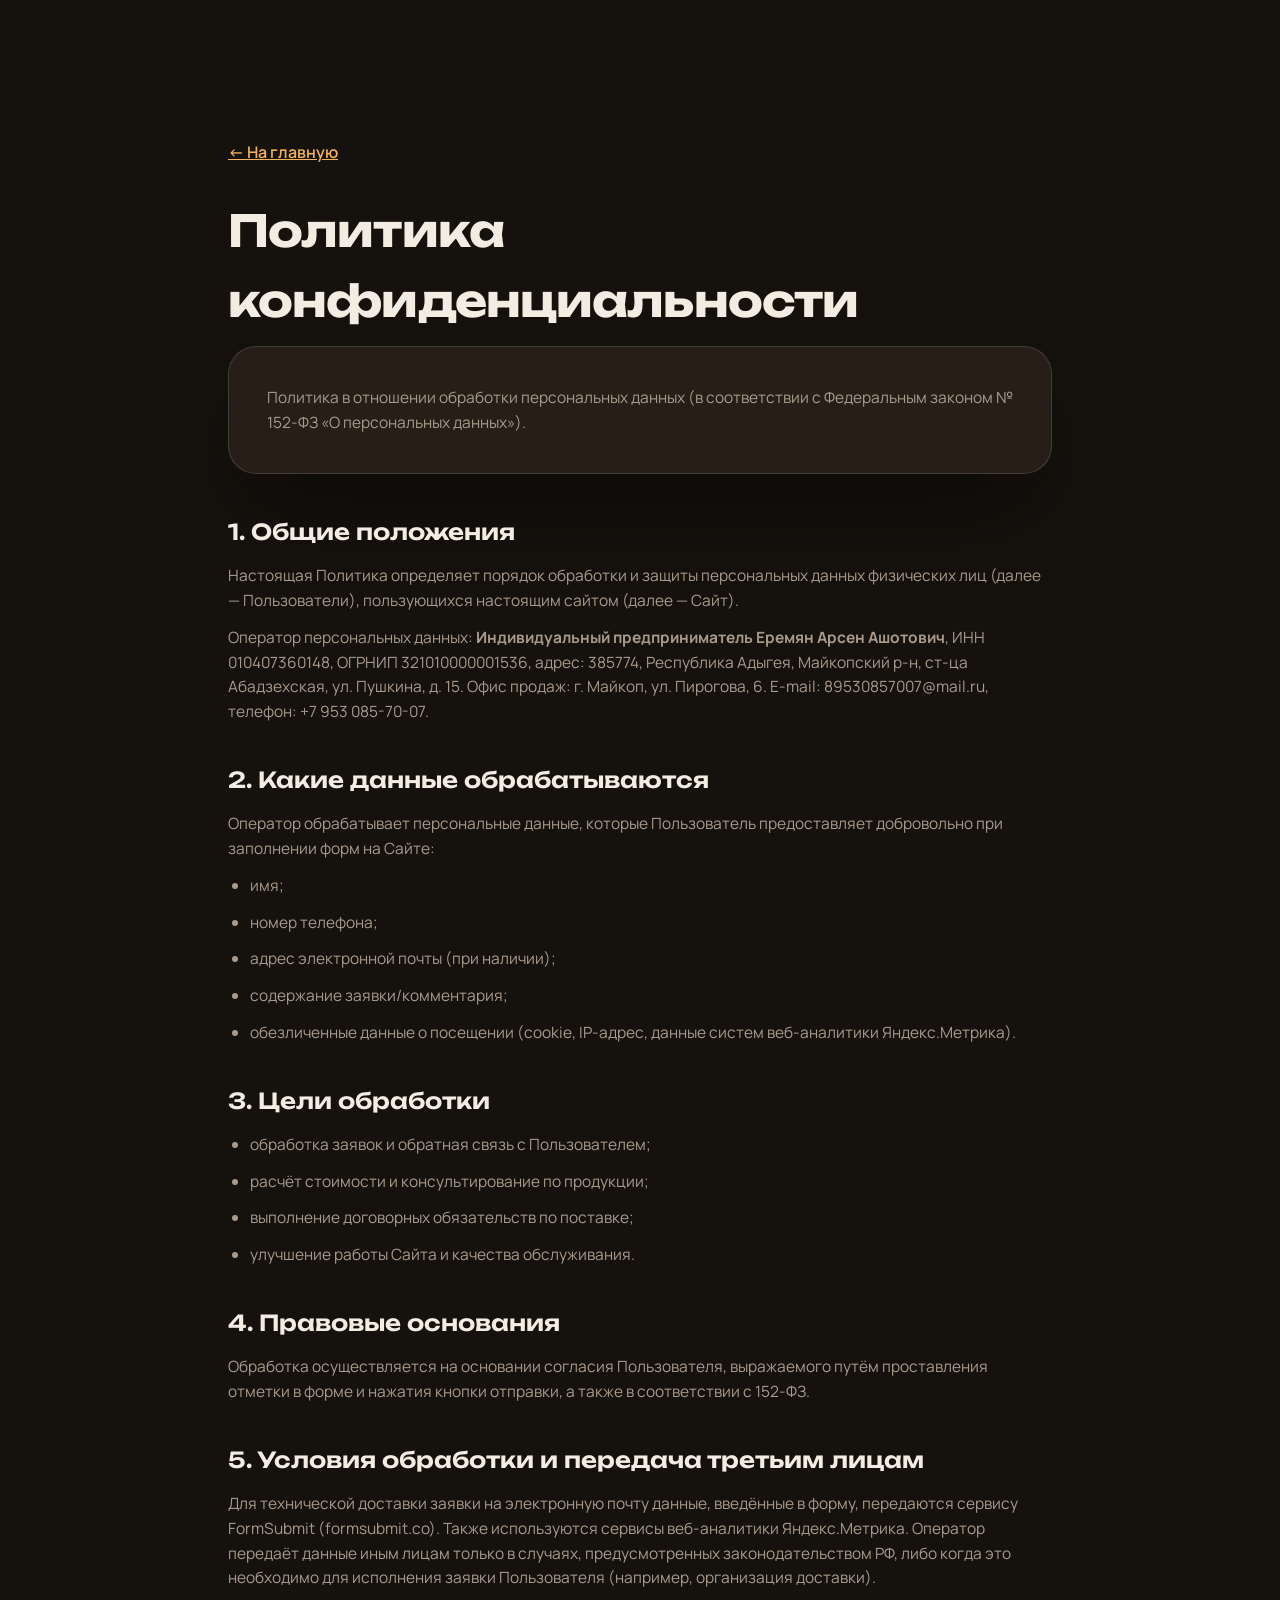
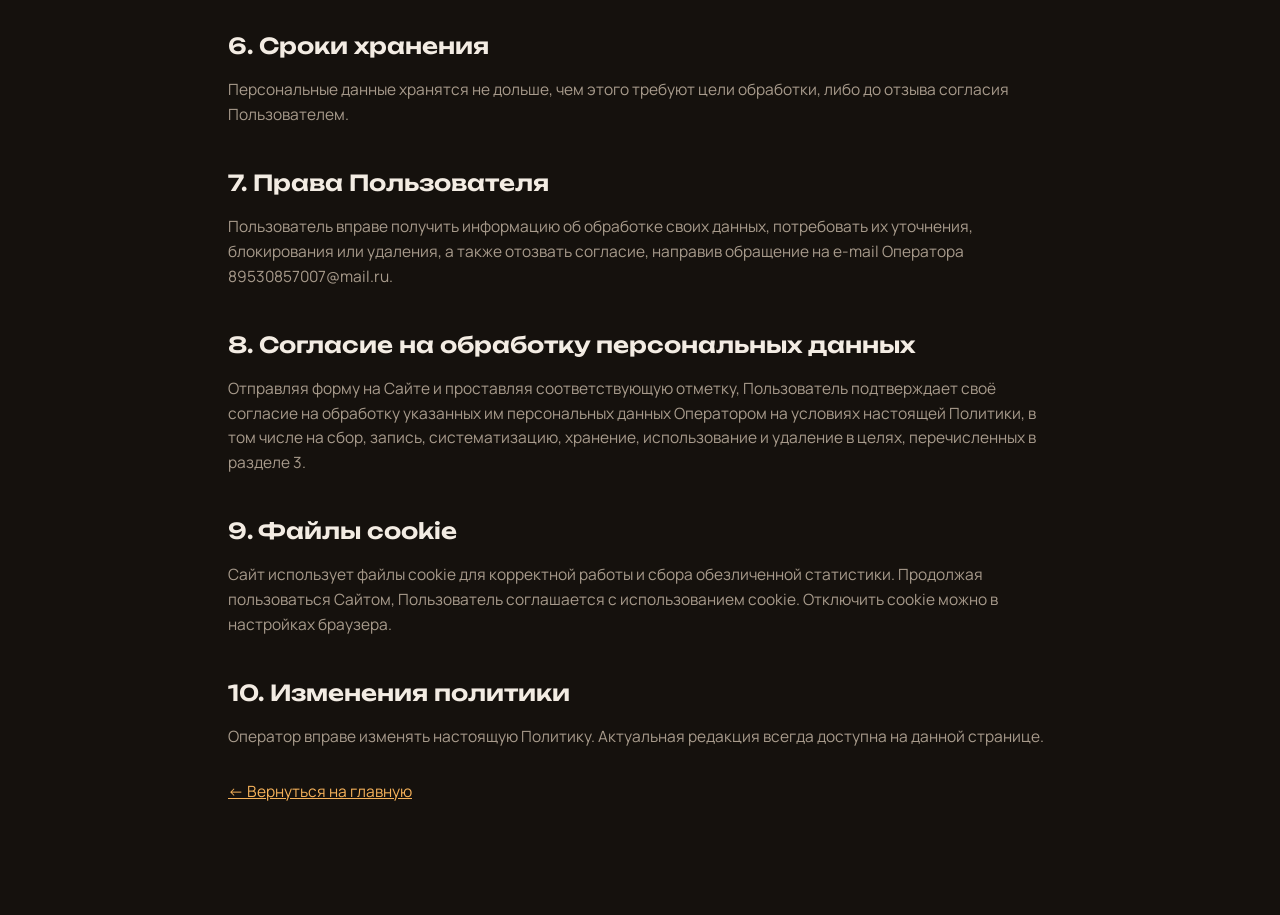
<file: privacy.html>
<!DOCTYPE html>
<html lang="ru">
<head>
<meta charset="UTF-8">
<meta name="viewport" content="width=device-width, initial-scale=1.0">
<title>Политика конфиденциальности — Теплоблок</title>
<meta name="robots" content="noindex">
<link rel="preconnect" href="https://fonts.googleapis.com">
<link rel="preconnect" href="https://fonts.gstatic.com" crossorigin>
<link href="https://fonts.googleapis.com/css2?family=Manrope:wght@400;500;600;700;800&family=Unbounded:wght@600;700&display=swap" rel="stylesheet">
<link rel="stylesheet" href="styles.css?v=11">
<script src="metrika.js?v=1"></script>
<style>
  .legal{max-width:880px;margin:0 auto;padding:140px 28px 100px}
  .legal h1{font-family:var(--display);font-weight:700;font-size:clamp(28px,4vw,44px);margin-bottom:10px;letter-spacing:-.02em}
  .legal .lead{color:var(--muted);margin-bottom:40px}
  .legal h2{font-family:var(--display);font-weight:600;font-size:22px;margin:38px 0 14px}
  .legal p,.legal li{color:var(--muted);font-size:15.5px;margin-bottom:12px}
  .legal ul{padding-left:22px;margin-bottom:14px}
  .legal a{color:var(--accent-2);text-decoration:underline}
  .legal .back{display:inline-flex;align-items:center;gap:8px;margin-bottom:30px;color:var(--accent-2);font-weight:600}
  .legal .note{background:rgba(232,137,58,.08);border:1px dashed var(--accent);border-radius:12px;
    padding:16px 20px;color:var(--accent-2);font-size:14px;margin:18px 0}
  .legal .fill{color:var(--accent-2);font-weight:700}
</style>
</head>
<body>
<noscript><div><img src="https://mc.yandex.ru/watch/110921838" style="position:absolute;left:-9999px" alt=""></div></noscript>
<div class="legal">
  <a href="index.html" class="back">← На главную</a>
  <h1>Политика конфиденциальности</h1>
  <p class="lead">Политика в отношении обработки персональных данных (в соответствии с Федеральным законом № 152-ФЗ «О персональных данных»).</p>

  <h2>1. Общие положения</h2>
  <p>Настоящая Политика определяет порядок обработки и защиты персональных данных физических лиц
  (далее — Пользователи), пользующихся настоящим сайтом (далее — Сайт).</p>
  <p>Оператор персональных данных: <b>Индивидуальный предприниматель Еремян Арсен Ашотович</b>,
  ИНН 010407360148, ОГРНИП 321010000001536,
  адрес: 385774, Республика Адыгея, Майкопский р-н, ст-ца Абадзехская, ул. Пушкина, д. 15.
  Офис продаж: г. Майкоп, ул. Пирогова, 6.
  E-mail: 89530857007@mail.ru, телефон: +7 953 085-70-07.</p>

  <h2>2. Какие данные обрабатываются</h2>
  <p>Оператор обрабатывает персональные данные, которые Пользователь предоставляет добровольно
  при заполнении форм на Сайте:</p>
  <ul>
    <li>имя;</li>
    <li>номер телефона;</li>
    <li>адрес электронной почты (при наличии);</li>
    <li>содержание заявки/комментария;</li>
    <li>обезличенные данные о посещении (cookie, IP-адрес, данные систем веб-аналитики Яндекс.Метрика).</li>
  </ul>

  <h2>3. Цели обработки</h2>
  <ul>
    <li>обработка заявок и обратная связь с Пользователем;</li>
    <li>расчёт стоимости и консультирование по продукции;</li>
    <li>выполнение договорных обязательств по поставке;</li>
    <li>улучшение работы Сайта и качества обслуживания.</li>
  </ul>

  <h2>4. Правовые основания</h2>
  <p>Обработка осуществляется на основании согласия Пользователя, выражаемого путём проставления
  отметки в форме и нажатия кнопки отправки, а также в соответствии с 152-ФЗ.</p>

  <h2>5. Условия обработки и передача третьим лицам</h2>
  <p>Для технической доставки заявки на электронную почту данные, введённые в форму, передаются
  сервису FormSubmit (formsubmit.co). Также используются сервисы веб-аналитики Яндекс.Метрика.
  Оператор передаёт данные иным лицам только в случаях, предусмотренных законодательством РФ,
  либо когда это необходимо для исполнения заявки Пользователя (например, организация доставки).</p>

  <h2>6. Сроки хранения</h2>
  <p>Персональные данные хранятся не дольше, чем этого требуют цели обработки, либо до отзыва согласия
  Пользователем.</p>

  <h2>7. Права Пользователя</h2>
  <p>Пользователь вправе получить информацию об обработке своих данных, потребовать их уточнения,
  блокирования или удаления, а также отозвать согласие, направив обращение на e-mail Оператора
  89530857007@mail.ru.</p>

  <h2 id="consent">8. Согласие на обработку персональных данных</h2>
  <p>Отправляя форму на Сайте и проставляя соответствующую отметку, Пользователь подтверждает своё
  согласие на обработку указанных им персональных данных Оператором на условиях настоящей Политики,
  в том числе на сбор, запись, систематизацию, хранение, использование и удаление в целях,
  перечисленных в разделе 3.</p>

  <h2>9. Файлы cookie</h2>
  <p>Сайт использует файлы cookie для корректной работы и сбора обезличенной статистики.
  Продолжая пользоваться Сайтом, Пользователь соглашается с использованием cookie. Отключить cookie
  можно в настройках браузера.</p>

  <h2>10. Изменения политики</h2>
  <p>Оператор вправе изменять настоящую Политику. Актуальная редакция всегда доступна на данной странице.</p>

  <p style="margin-top:30px"><a href="index.html">← Вернуться на главную</a></p>
</div>
</body>
</html>
</file>
<file: styles.css>
/* ============================================================
   ТЕПЛОБЛОК — премиальный лендинг. Тёмная архитектурная палитра.
   ============================================================ */

:root{
  --bg:        #15110d;
  --bg-2:      #1c1712;
  --bg-3:      #221b15;
  --surface:   #261e17;
  --line:      rgba(255,255,255,.08);
  --line-2:    rgba(255,255,255,.14);
  --text:      #f3ece3;
  --muted:     #a89b8c;
  --muted-2:   #7d7264;
  --accent:    #e8893a;
  --accent-2:  #f6b25a;
  --accent-deep:#c96a23;
  --glow:      rgba(232,137,58,.35);
  --radius:    18px;
  --radius-lg: 28px;
  --maxw:      1240px;
  --ease:      cubic-bezier(.22,1,.36,1);
  --font:      'Manrope', system-ui, -apple-system, sans-serif;
  --display:   'Unbounded', 'Manrope', sans-serif;
}

*{margin:0;padding:0;box-sizing:border-box}
html{scroll-behavior:smooth;-webkit-text-size-adjust:100%}
body{
  font-family:var(--font);
  background:var(--bg);
  color:var(--text);
  line-height:1.6;
  overflow-x:hidden;
  -webkit-font-smoothing:antialiased;
  cursor:auto;                 /* обычный курсор виден всегда */
}
a,button,.btn,summary,label,[data-cursor]{cursor:pointer}
input,textarea{cursor:text}
body.no-scroll{overflow:hidden}
img{max-width:100%;display:block}
a{color:inherit;text-decoration:none}
button{font-family:inherit;cursor:pointer;border:none;background:none;color:inherit}
::selection{background:var(--accent);color:#1a130c}

.container{width:100%;max-width:var(--maxw);margin:0 auto;padding:0 28px}
.section{padding:120px 0;position:relative}
.h2{font-family:var(--display);font-weight:700;font-size:clamp(28px,4.4vw,52px);line-height:1.08;letter-spacing:-.02em}
.tag{
  display:inline-flex;align-items:center;gap:8px;
  font-size:13px;font-weight:600;letter-spacing:.14em;text-transform:uppercase;
  color:var(--accent-2);margin-bottom:18px;
}
.tag::before{content:"";width:26px;height:1px;background:var(--accent)}
.section__head{max-width:760px;margin-bottom:64px}
.section__lead{color:var(--muted);font-size:clamp(15px,1.6vw,18px);margin-top:18px}

/* ---------- КНОПКИ ---------- */
.btn{
  display:inline-flex;align-items:center;justify-content:center;gap:10px;
  padding:16px 30px;border-radius:100px;font-weight:700;font-size:15px;
  letter-spacing:.01em;transition:.4s var(--ease);position:relative;overflow:hidden;
  white-space:nowrap;
}
.btn svg{transition:transform .4s var(--ease)}
.btn--accent{
  background:linear-gradient(120deg,var(--accent),var(--accent-deep));
  color:#1a120a;box-shadow:0 10px 30px -8px var(--glow);
}
.btn--accent:hover{transform:translateY(-3px);box-shadow:0 18px 44px -10px var(--glow)}
.btn--accent:hover svg{transform:translateX(4px)}
.btn--ghost{border:1px solid var(--line-2);color:var(--text);background:rgba(255,255,255,.02)}
.btn--ghost:hover{border-color:var(--accent);color:var(--accent-2);background:rgba(232,137,58,.06)}
.btn--sm{padding:11px 20px;font-size:14px}
.btn--full{width:100%}

/* ---------- ПРОГРЕСС СКРОЛЛА ---------- */
.scroll-progress{position:fixed;top:0;left:0;height:3px;width:0;z-index:8000;
  background:linear-gradient(90deg,var(--accent),var(--accent-2));box-shadow:0 0 12px var(--glow)}

/* ---------- ШАПКА ---------- */
.header{position:fixed;top:0;left:0;width:100%;z-index:1000;padding:20px 0;
  transition:.45s var(--ease)}
.header.scrolled{padding:12px 0;background:rgba(21,17,13,.78);backdrop-filter:blur(18px);
  border-bottom:1px solid var(--line)}
.header__inner{display:flex;align-items:center;justify-content:space-between;gap:18px;max-width:1480px}
.logo{display:flex;align-items:center;gap:12px}
.logo__mark{display:grid;grid-template-columns:repeat(2,1fr);gap:3px;width:30px;height:30px;flex:0 0 auto}
.logo__mark i{background:linear-gradient(120deg,var(--accent),var(--accent-deep));border-radius:3px}
.logo__mark i:first-child{grid-column:1/3;height:11px}
.logo__name{font-family:var(--display);font-weight:600;font-size:18px;line-height:1;letter-spacing:.02em;position:relative}
.logo__name b{color:var(--accent)}
.logo__name small{display:block;font-family:var(--font);font-weight:500;font-size:10px;letter-spacing:.08em;
  color:var(--muted-2);margin-top:5px;text-transform:uppercase}
.nav{display:flex;gap:18px}
.nav__link{font-size:14px;color:var(--muted);font-weight:500;position:relative;transition:color .3s;white-space:nowrap}
.nav__link::after{content:"";position:absolute;left:0;bottom:-6px;width:0;height:2px;
  background:var(--accent);transition:width .35s var(--ease)}
.nav__link:hover{color:var(--text)}
.nav__link:hover::after{width:100%}
.header__actions{display:flex;align-items:center;gap:14px}
.header__phone{display:flex;align-items:center;gap:8px;font-weight:600;font-size:15px;color:var(--text);transition:color .3s;white-space:nowrap}
.header__phone:hover{color:var(--accent-2)}
.header__phone svg{color:var(--accent)}
.burger{display:none;flex-direction:column;gap:5px;width:30px;height:24px;justify-content:center}
.burger span{height:2px;background:var(--text);border-radius:2px;transition:.35s var(--ease)}
.burger.active span:nth-child(1){transform:translateY(7px) rotate(45deg)}
.burger.active span:nth-child(2){opacity:0}
.burger.active span:nth-child(3){transform:translateY(-7px) rotate(-45deg)}

/* ---------- HERO ---------- */
.hero{position:relative;min-height:100vh;display:flex;align-items:center;overflow:hidden;
  padding-top:120px;padding-bottom:80px}
.hero__bg{position:absolute;inset:0;z-index:0}
.hero__img{position:absolute;inset:-10% 0;background-size:cover;background-position:center;
  transform:scale(1.1);will-change:transform}
.hero__overlay{position:absolute;inset:0;
  background:linear-gradient(105deg,var(--bg) 8%,rgba(21,17,13,.92) 38%,rgba(21,17,13,.55) 72%,rgba(21,17,13,.78))}
.hero__grain{position:absolute;inset:0;opacity:.5;background:
  radial-gradient(1200px 600px at 80% -10%,rgba(232,137,58,.16),transparent 60%);}
.hero__inner{position:relative;z-index:2}
.hero__content{max-width:760px}
.hero__badge{display:inline-flex;align-items:center;gap:10px;padding:9px 18px;border-radius:100px;
  border:1px solid var(--line-2);background:rgba(255,255,255,.03);font-size:13.5px;color:var(--muted);
  font-weight:500;margin-bottom:30px;backdrop-filter:blur(6px)}
.pulse-dot{width:8px;height:8px;border-radius:50%;background:var(--accent);position:relative}
.pulse-dot::after{content:"";position:absolute;inset:-5px;border-radius:50%;border:1px solid var(--accent);
  animation:pulse 2s ease-out infinite}
@keyframes pulse{0%{transform:scale(.6);opacity:1}100%{transform:scale(1.8);opacity:0}}
.hero__title{font-family:var(--display);font-weight:800;font-size:clamp(26px,8.5vw,74px);line-height:1;
  letter-spacing:-.035em;margin-bottom:26px}
.hero__title em{font-style:normal;color:var(--accent);position:relative}
.reveal-line{display:block;overflow:hidden}
.reveal-line>span{display:block;transform:translateY(110%);transition:transform .9s var(--ease)}
.hero.in .reveal-line:nth-child(1)>span{transition-delay:.15s}
.hero.in .reveal-line:nth-child(2)>span{transition-delay:.3s}
.hero.in .reveal-line:nth-child(3)>span{transition-delay:.45s}
.hero.in .reveal-line>span{transform:translateY(0)}
.hero__sub{font-size:clamp(16px,1.9vw,20px);color:var(--muted);max-width:600px;margin-bottom:38px}
.hero__cta{display:flex;gap:16px;flex-wrap:wrap;margin-bottom:60px}
/* hero-карточки преимуществ */
.hero__feats{display:grid;grid-template-columns:repeat(2,1fr);gap:14px;max-width:680px}
.hfeat{display:flex;gap:14px;align-items:flex-start;padding:18px 20px;border:1px solid var(--line);
  border-radius:var(--radius);background:rgba(255,255,255,.025);backdrop-filter:blur(8px);
  transition:transform .4s var(--ease),border-color .4s,background .4s}
.hfeat:hover{border-color:var(--accent);transform:translateY(-3px);background:rgba(232,137,58,.06)}
.hfeat__ic{flex:0 0 auto;width:26px;height:26px;border-radius:50%;display:flex;align-items:center;
  justify-content:center;background:rgba(232,137,58,.15);border:1px solid var(--accent);color:var(--accent-2);margin-top:1px}
.hfeat b{display:block;font-size:15.5px;font-weight:700;line-height:1.25}
.hfeat i{display:block;font-style:normal;font-size:12.5px;color:var(--muted);margin-top:4px;line-height:1.35}

.hero__stats{display:grid;grid-template-columns:repeat(4,1fr);gap:14px;max-width:760px}
.hstat{padding:22px 20px;border:1px solid var(--line);border-radius:var(--radius);
  background:rgba(255,255,255,.025);backdrop-filter:blur(8px);transition:.4s var(--ease)}
.hstat:hover{border-color:var(--accent);transform:translateY(-4px);background:rgba(232,137,58,.06)}
.hstat b{font-family:var(--display);font-weight:700;font-size:clamp(26px,3.4vw,38px);color:var(--accent-2);
  display:block;line-height:1;white-space:nowrap}
.hstat b small{font-size:14px;color:var(--muted)}
.hstat span{font-size:12.5px;color:var(--muted);display:block;margin-top:8px}
.hstat span i{font-style:normal;color:var(--muted-2)}
.hstat--price b{color:var(--text);font-size:clamp(24px,3.1vw,34px)}
.hstat__pre{font-style:normal;font-size:.5em;color:var(--muted);font-weight:600;margin-right:.35em;vertical-align:middle}
.hstat--price small{font-size:.42em;color:var(--accent-2);font-weight:600}
/* ---------- БЕГУЩАЯ СТРОКА ---------- */
.marquee{padding:26px 0;border-top:1px solid var(--line);border-bottom:1px solid var(--line);
  background:var(--bg-2);overflow:hidden;white-space:nowrap}
.marquee__track{display:inline-flex;animation:marquee 28s linear infinite}
.marquee__track span{font-family:var(--display);font-weight:600;font-size:clamp(18px,2.4vw,26px);
  color:var(--muted-2);padding-right:30px}
@keyframes marquee{to{transform:translateX(-50%)}}

/* ---------- О МАТЕРИАЛЕ ---------- */
.about{background:var(--bg)}
.about__grid{display:grid;grid-template-columns:1fr 1fr;gap:70px;align-items:center}
.about__media{position:relative}
.about__img{border-radius:var(--radius-lg);overflow:hidden;position:relative;
  box-shadow:0 40px 80px -30px rgba(0,0,0,.7);transition:transform .5s var(--ease)}
.about__img img{width:100%;height:520px;object-fit:cover}
.about__chip{position:absolute;right:-18px;bottom:36px;display:flex;align-items:center;gap:14px;
  padding:18px 22px;border-radius:18px;background:var(--surface);border:1px solid var(--line-2);
  box-shadow:0 24px 50px -20px rgba(0,0,0,.6)}
.about__chip svg{color:var(--accent);flex:0 0 auto}
.about__chip span{font-weight:700;font-size:14px;line-height:1.3}
.about__text p{color:var(--muted);margin-top:18px;font-size:17px}
.about__text b{color:var(--text)}
.ticks{list-style:none;margin-top:28px;display:grid;gap:14px}
.ticks li{position:relative;padding-left:34px;font-weight:600}
.ticks li::before{content:"";position:absolute;left:0;top:2px;width:22px;height:22px;border-radius:50%;
  background:rgba(232,137,58,.14);border:1px solid var(--accent)}
.ticks li::after{content:"";position:absolute;left:7px;top:9px;width:8px;height:4px;
  border-left:2px solid var(--accent-2);border-bottom:2px solid var(--accent-2);transform:rotate(-45deg)}

/* ---------- ПРЕИМУЩЕСТВА ---------- */
.adv{background:var(--bg-2)}
.adv__grid{display:grid;grid-template-columns:repeat(4,1fr);gap:20px}
.card{padding:34px 28px 30px;border-radius:var(--radius);border:1px solid var(--line);
  background:var(--bg-3);position:relative;overflow:hidden;transition:.45s var(--ease);will-change:transform}
.card::before{content:"";position:absolute;inset:0;background:radial-gradient(400px 200px at 50% 0,rgba(232,137,58,.12),transparent 70%);
  opacity:0;transition:opacity .45s}
.card:hover{border-color:var(--line-2);transform:translateY(-6px)}
.card:hover::before{opacity:1}
.card__num{font-family:var(--display);font-size:13px;color:var(--muted-2);font-weight:600;letter-spacing:.1em}
.card__icon{width:54px;height:54px;border-radius:14px;display:flex;align-items:center;justify-content:center;
  background:linear-gradient(135deg,rgba(232,137,58,.18),rgba(232,137,58,.04));border:1px solid var(--line-2);
  margin:20px 0 22px}
.card__icon svg{width:28px;height:28px;color:var(--accent-2)}
.card h3{font-size:19px;font-weight:700;margin-bottom:10px}
.card p{color:var(--muted);font-size:14.5px}
.adv__row{display:grid;grid-template-columns:repeat(4,1fr);gap:20px;margin-top:20px}
.mini{padding:26px 24px;border-radius:var(--radius);border:1px solid var(--line);
  background:rgba(255,255,255,.02);transition:.4s var(--ease)}
.mini:hover{border-color:var(--accent);background:rgba(232,137,58,.05)}
.mini:hover .mini__ic{transform:translateY(-3px)}
.mini__ic{width:48px;height:48px;border-radius:13px;display:flex;align-items:center;justify-content:center;
  background:linear-gradient(135deg,rgba(232,137,58,.2),rgba(232,137,58,.04));border:1px solid var(--line-2);
  margin-bottom:18px;transition:transform .4s var(--ease)}
.mini__ic svg{width:26px;height:26px;color:var(--accent-2)}
.mini h4{font-size:16px;font-weight:700;margin-bottom:8px}
.mini p{color:var(--muted);font-size:14px}

/* ---------- СРАВНЕНИЕ ---------- */
.compare{background:var(--bg)}
/* ----- ДЕСКТОП: таблица ----- */
.cmp{border-radius:var(--radius-lg);border:1px solid var(--line);overflow:hidden}
.cmp__head,.cmp__row{display:grid;grid-template-columns:1.5fr 1.2fr 1fr 1.1fr 1fr}
.cmp__head{background:var(--bg-3)}
.cmp__hcell{padding:18px 22px;font-family:var(--display);font-weight:700;font-size:14px;color:var(--muted);
  border-right:1px solid var(--line);display:flex;align-items:center}
.cmp__hcell:last-child{border-right:none}
.cmp__hcell--win{color:var(--accent-2)}
.cmp__row{border-top:1px solid var(--line)}
.cmp__param,.cmp__val{padding:18px 22px;border-right:1px solid var(--line);font-size:15px;
  display:flex;align-items:center}
.cmp__val:last-child{border-right:none}
.cmp__param{color:var(--muted);font-weight:600;background:var(--bg-3)}
.cmp__val--win{background:rgba(232,137,58,.08);color:var(--accent-2);font-weight:700}
.cmp__row:hover .cmp__val{background:rgba(255,255,255,.02)}
.cmp__row:hover .cmp__val--win{background:rgba(232,137,58,.13)}
.cmp__row:hover .cmp__param{background:var(--surface)}
.compare__note{color:var(--muted-2);font-size:13px;margin-top:18px;max-width:760px}

/* ----- МОБИЛЬНЫЙ: карточки по параметрам, единый ровный список ----- */
@media (max-width:760px){
  .cmp{display:grid;gap:14px;border:none;border-radius:0;overflow:visible}
  .cmp__head{display:none}
  .cmp__row{display:block;border:1px solid var(--line);border-radius:16px;background:var(--bg-3);
    padding:16px}
  .cmp__param{display:block;padding:0 0 12px;margin-bottom:8px;background:none;
    border-bottom:1px solid var(--line);
    font-family:var(--display);font-weight:700;font-size:17px;color:var(--text)}
  /* строки материалов — все одинаковые: название слева, значение справа */
  .cmp__val{display:flex;justify-content:space-between;align-items:center;gap:14px;
    padding:11px 12px;margin:0 -4px;border:none;border-radius:10px;
    font-size:15px;font-weight:600;color:var(--text)}
  .cmp__val::before{content:attr(data-m);color:var(--muted);font-weight:500}
  /* «Теплоблок» — та же строка, просто подсвечена цветом и звёздочкой = лучший */
  .cmp__val--win{background:rgba(232,137,58,.12);border-left:3px solid var(--accent);
    color:var(--accent-2);font-weight:800;margin-bottom:4px}
  .cmp__val--win::before{content:"★ " attr(data-m);color:var(--accent-2);font-weight:700}
}

/* ---------- КАТАЛОГ ---------- */
.catalog{background:var(--bg-2)}
.catalog__grid{display:grid;grid-template-columns:repeat(4,1fr);gap:20px}
.pcard{padding:30px 26px;border-radius:var(--radius);border:1px solid var(--line);background:var(--bg-3);
  transition:.45s var(--ease);position:relative;overflow:hidden;will-change:transform}
.pcard:hover{transform:translateY(-6px);border-color:var(--line-2)}
.pcard__tag{display:inline-block;font-size:11px;font-weight:700;letter-spacing:.08em;text-transform:uppercase;
  color:var(--accent-2);padding:5px 12px;border-radius:100px;background:rgba(232,137,58,.1);margin-bottom:18px}
.pcard__size{font-family:var(--display);font-weight:700;font-size:26px;letter-spacing:-.01em}
.pcard__name{font-weight:700;font-size:16px;margin:8px 0 8px}
.pcard p{color:var(--muted);font-size:14px;margin-bottom:18px;min-height:42px}
.pcard__btn{color:var(--accent-2);font-weight:700;font-size:14px;transition:gap .3s,letter-spacing .3s}
.pcard__btn:hover{letter-spacing:.02em;color:var(--accent)}
.pcard--price{background:linear-gradient(150deg,rgba(232,137,58,.16),var(--bg-3));border-color:var(--accent)}
.pcard__price-label{font-size:13px;color:var(--muted);font-weight:600;text-transform:uppercase;letter-spacing:.1em}
.pcard__price{font-family:var(--display);font-weight:800;font-size:42px;color:var(--accent-2);line-height:1;margin:8px 0 12px}
.pcard__price small{font-size:18px;color:var(--muted)}

/* ---------- ГАЛЕРЕЯ ---------- */
.gallery{background:var(--bg)}
.gallery__grid{display:grid;grid-template-columns:repeat(4,1fr);grid-auto-rows:220px;gap:16px}
.gitem{position:relative;border-radius:var(--radius);overflow:hidden;border:1px solid var(--line)}
.gitem--big{grid-column:span 2;grid-row:span 2}
.gitem img{width:100%;height:100%;object-fit:cover;transition:transform .8s var(--ease)}
.gitem::after{content:"";position:absolute;inset:0;background:linear-gradient(to top,rgba(21,17,13,.85),transparent 55%);
  opacity:.7;transition:opacity .4s}
.gitem:hover img{transform:scale(1.08)}
.gitem:hover::after{opacity:.9}
.gitem__cap{position:absolute;left:18px;bottom:16px;z-index:2;font-weight:700;font-size:15px;
  transform:translateY(6px);opacity:.85;transition:.4s var(--ease)}
.gitem:hover .gitem__cap{transform:translateY(0);opacity:1}

/* ---------- СЕРТИФИКАТЫ ---------- */
.certs{background:var(--bg-2)}
.certs__grid{display:grid;grid-template-columns:repeat(4,1fr);gap:18px}
.cert__item{position:relative;border-radius:var(--radius);overflow:hidden;border:1px solid var(--line);
  background:var(--bg-3);display:block;transition:transform .4s var(--ease),border-color .4s}
.cert__item img{width:100%;height:310px;object-fit:cover;object-position:top center;background:#f0ece6;
  transition:transform .6s var(--ease)}
.cert__item:hover{border-color:var(--accent);transform:translateY(-5px)}
.cert__item:hover img{transform:scale(1.03)}
.cert__item span{position:absolute;left:0;right:0;bottom:0;padding:18px 16px 14px;font-size:13.5px;
  font-weight:700;background:linear-gradient(to top,rgba(15,11,8,.96),rgba(15,11,8,.6) 60%,transparent);z-index:2}
.certs__note{color:var(--muted-2);font-size:13px;margin-top:18px}
@media (max-width:1080px){.certs__grid{grid-template-columns:repeat(2,1fr)}}
@media (max-width:560px){.certs__grid{gap:12px}.cert__item img{height:240px}}

/* ---------- ДОСТАВКА ---------- */
.delivery{background:var(--bg-2)}
.steps{display:grid;grid-template-columns:repeat(4,1fr);gap:20px}
.step{padding:32px 26px;border-radius:var(--radius);border:1px solid var(--line);background:var(--bg-3);
  position:relative;transition:.4s var(--ease)}
.step:hover{transform:translateY(-6px);border-color:var(--accent)}
.step__n{width:48px;height:48px;border-radius:50%;display:flex;align-items:center;justify-content:center;
  font-family:var(--display);font-weight:700;font-size:20px;color:var(--accent-2);
  background:rgba(232,137,58,.1);border:1px solid var(--accent);margin-bottom:20px}
.step h4{font-size:18px;font-weight:700;margin-bottom:10px}
.step p{color:var(--muted);font-size:14.5px}
.audience{margin-top:30px;padding:36px;border-radius:var(--radius-lg);border:1px solid var(--line);
  background:linear-gradient(120deg,var(--bg-3),rgba(232,137,58,.05));display:flex;
  align-items:center;justify-content:space-between;gap:30px;flex-wrap:wrap}
.audience h3{font-family:var(--display);font-weight:700;font-size:24px}
.audience__row{display:flex;gap:18px;flex-wrap:wrap}
.audience__item{display:flex;align-items:center;gap:12px;padding:14px 22px;border-radius:100px;
  border:1px solid var(--line-2);background:rgba(255,255,255,.02);font-weight:700}
.audience__item svg{color:var(--accent-2)}

/* ---------- CTA ---------- */
.cta{position:relative;overflow:hidden}
.cta__bg{position:absolute;inset:0;background-size:cover;background-position:center;z-index:0}
.cta::before{content:"";position:absolute;inset:0;z-index:1;
  background:linear-gradient(105deg,var(--bg) 30%,rgba(21,17,13,.82) 60%,rgba(21,17,13,.6))}
.cta__inner{position:relative;z-index:2;display:grid;grid-template-columns:1.1fr .9fr;gap:60px;align-items:center}
.cta__text p{color:var(--muted);font-size:18px;margin:18px 0 26px;max-width:480px}
.cta__points{list-style:none;display:grid;gap:12px}
.cta__points li{font-weight:600;color:var(--text)}
.cta__points li::first-letter{color:var(--accent)}
.lead{padding:38px;border-radius:var(--radius-lg);background:var(--surface);border:1px solid var(--line-2);
  box-shadow:0 40px 90px -30px rgba(0,0,0,.7)}
.lead h3{font-family:var(--display);font-weight:700;font-size:24px;margin-bottom:22px}
.lead__field{margin-bottom:14px}
.lead__field input{width:100%;padding:16px 20px;border-radius:14px;border:1px solid var(--line-2);
  background:rgba(0,0,0,.2);color:var(--text);font-size:15px;font-family:inherit;transition:.3s}
.lead__field input::placeholder{color:var(--muted-2)}
.lead__field input:focus{outline:none;border-color:var(--accent);background:rgba(232,137,58,.05)}
.form-honey{position:absolute!important;left:-10000px!important;width:1px!important;height:1px!important;opacity:0!important;pointer-events:none!important}
.lead .btn{margin-top:6px}
.consent{display:flex;gap:10px;margin-top:16px;font-size:12.5px;color:var(--muted)}
.consent input{margin-top:3px;accent-color:var(--accent);flex:0 0 auto}
.consent a{color:var(--accent-2);text-decoration:underline}
.lead__alt{margin-top:18px;padding-top:18px;border-top:1px solid var(--line);text-align:center}
.lead__alt>span{display:block;font-size:12.5px;color:var(--muted);margin-bottom:10px}
.lead__msgrs{display:flex;gap:10px}
.lead__msgr{flex:1;display:flex;align-items:center;justify-content:center;gap:8px;padding:12px;border-radius:12px;
  font-weight:700;font-size:14px;border:1px solid var(--line-2);background:rgba(255,255,255,.02);transition:.3s}
.lead__msgr svg{width:19px;height:19px}
.lead__msgr--wa{color:#3ddc7f}
.lead__msgr--wa:hover{background:rgba(37,211,102,.12);border-color:#25d366;transform:translateY(-2px)}
.lead__msgr--tg{color:#41b8f0}
.lead__msgr--tg:hover{background:rgba(42,171,238,.12);border-color:#2aabee;transform:translateY(-2px)}

/* ---------- FAQ ---------- */
.faq{background:var(--bg)}
.faq__grid{display:grid;grid-template-columns:.85fr 1.15fr;gap:60px;align-items:start}
.faq__head .btn{margin-top:26px}
.acc{border:1px solid var(--line);border-radius:14px;margin-bottom:12px;background:var(--bg-3);
  overflow:hidden;transition:border-color .3s}
.acc[open]{border-color:var(--line-2)}
.acc summary{padding:22px 26px;font-weight:700;font-size:17px;list-style:none;cursor:pointer;
  display:flex;justify-content:space-between;gap:20px;align-items:center;transition:color .3s}
.acc summary::-webkit-details-marker{display:none}
.acc summary::after{content:"+";font-size:24px;color:var(--accent);font-weight:400;transition:transform .3s;flex:0 0 auto}
.acc[open] summary::after{transform:rotate(45deg)}
.acc summary:hover{color:var(--accent-2)}
.acc__body{padding:0 26px 24px;color:var(--muted);font-size:15px}

/* ---------- ФУТЕР ---------- */
.footer{background:var(--bg-2);border-top:1px solid var(--line);padding-top:80px}
.footer__grid{display:grid;grid-template-columns:1.6fr 1fr 1fr 1.2fr;gap:40px;padding-bottom:50px}
.footer__brand p{color:var(--muted);font-size:14.5px;margin:20px 0;max-width:320px}
.logo--footer{margin-bottom:0}
.footer__socials{display:flex;gap:10px}
.soc{width:42px;height:42px;border-radius:50%;border:1px solid var(--line-2);display:flex;
  align-items:center;justify-content:center;font-size:12px;font-weight:700;letter-spacing:.05em;
  color:var(--muted);transition:.3s}
.soc:hover{border-color:var(--accent);color:var(--accent-2);transform:translateY(-3px)}
.footer__col h4{font-size:14px;font-weight:700;letter-spacing:.06em;text-transform:uppercase;
  margin-bottom:18px;color:var(--text)}
.footer__col a{display:block;color:var(--muted);font-size:14.5px;margin-bottom:11px;transition:color .3s}
.footer__col a:hover{color:var(--accent-2)}
.footer__phone{font-family:var(--display);font-weight:700;font-size:20px!important;color:var(--text)!important}
.footer__addr,.footer__req{color:var(--muted-2);font-size:13.5px;margin-top:12px;line-height:1.7}
.todo-badge{display:inline-block;font-size:10px;font-weight:700;letter-spacing:.06em;text-transform:uppercase;
  color:var(--accent-2);background:rgba(232,137,58,.12);border:1px dashed var(--accent);border-radius:6px;
  padding:2px 8px;margin:4px 0;vertical-align:middle}
.footer__col .btn{margin-top:8px}
.footer__bottom{display:flex;justify-content:space-between;gap:20px;flex-wrap:wrap;
  padding:26px 28px;border-top:1px solid var(--line);color:var(--muted-2);font-size:13px}

/* ---------- ПЛАВАЮЩИЕ КНОПКИ СВЯЗИ (3 отдельные) ---------- */
.fab-stack{position:fixed;right:16px;bottom:16px;z-index:900;display:flex;flex-direction:column;gap:12px;
  align-items:flex-end;transition:bottom .4s var(--ease)}
.fab-btn{position:relative;width:56px;height:56px;border-radius:50%;flex:0 0 auto;
  display:flex;align-items:center;justify-content:center;color:#fff;
  box-shadow:0 12px 28px -8px rgba(0,0,0,.55);transition:transform .3s var(--ease),box-shadow .3s}
.fab-btn svg{width:27px;height:27px}
.fab-btn:hover{transform:scale(1.1)}
.fab-btn--call{background:linear-gradient(135deg,var(--accent),var(--accent-deep));color:#1a120a}
.fab-btn--call svg{width:26px;height:26px}
.fab-btn--wa{background:linear-gradient(135deg,#25d366,#15a850)}
.fab-btn--tg{background:linear-gradient(135deg,#2aabee,#1d8fd1)}
/* подпись слева — на десктопе по наведению, на тач — скрыта */
.fab-btn__lbl{position:absolute;right:66px;white-space:nowrap;background:var(--surface);
  border:1px solid var(--line-2);color:var(--text);font-size:13px;font-weight:700;
  padding:8px 14px;border-radius:100px;box-shadow:0 8px 20px -8px rgba(0,0,0,.5);
  opacity:0;transform:translateX(8px);pointer-events:none;transition:.3s var(--ease)}
.fab-btn:hover .fab-btn__lbl{opacity:1;transform:translateX(0)}
@media (hover:none){.fab-btn__lbl{display:none}}

/* ---------- МОДАЛКА ---------- */
.modal{position:fixed;inset:0;z-index:2000;display:none;align-items:center;justify-content:center;padding:24px}
.modal.open{display:flex}
.modal__overlay{position:absolute;inset:0;background:rgba(8,6,4,.78);backdrop-filter:blur(8px);
  animation:fade .4s ease}
.modal__box{position:relative;z-index:2;width:100%;max-width:440px;background:var(--surface);
  border:1px solid var(--line-2);border-radius:var(--radius-lg);padding:40px;
  box-shadow:0 50px 100px -30px rgba(0,0,0,.8);animation:pop .5s var(--ease)}
@keyframes fade{from{opacity:0}to{opacity:1}}
@keyframes pop{from{opacity:0;transform:translateY(30px) scale(.96)}to{opacity:1;transform:none}}
.modal__close{position:absolute;top:18px;right:20px;font-size:30px;line-height:1;color:var(--muted);
  transition:color .3s,transform .3s}
.modal__close:hover{color:var(--accent);transform:rotate(90deg)}
.modal__content h3{font-family:var(--display);font-weight:700;font-size:26px;margin:6px 0 10px}
.modal__content>p{color:var(--muted);font-size:15px;margin-bottom:24px}
.lead--modal{padding:0;background:none;border:none;box-shadow:none}
.modal__success{display:none;text-align:center}
.modal.success .modal__content{display:none}
.modal.success .modal__success{display:block}
.success__check{width:80px;height:80px;margin:0 auto 22px}
.success__check svg{width:80px;height:80px}
.success__check circle{stroke:var(--accent);stroke-width:2;stroke-dasharray:151;stroke-dashoffset:151;
  animation:draw .6s var(--ease) forwards}
.success__check path{stroke:var(--accent-2);stroke-width:3;stroke-linecap:round;stroke-linejoin:round;
  stroke-dasharray:48;stroke-dashoffset:48;animation:draw .5s .4s var(--ease) forwards}
@keyframes draw{to{stroke-dashoffset:0}}
.modal__success h3{font-family:var(--display);font-weight:700;font-size:24px;margin-bottom:10px}
.modal__success p{color:var(--muted);margin-bottom:22px}

/* ---------- COOKIE ---------- */
.cookie{position:fixed;left:26px;bottom:26px;z-index:950;max-width:420px;display:flex;align-items:center;
  gap:18px;padding:18px 22px;border-radius:16px;background:var(--surface);border:1px solid var(--line-2);
  box-shadow:0 24px 50px -20px rgba(0,0,0,.6);transform:translateY(140%);transition:transform .6s var(--ease)}
.cookie.show{transform:translateY(0)}
.cookie p{font-size:13px;color:var(--muted)}
.cookie a{color:var(--accent-2);text-decoration:underline}
.cookie .btn{flex:0 0 auto}

/* ---------- ЛАЙТБОКС ---------- */
.lightbox{position:fixed;inset:0;z-index:3000;display:none;align-items:center;justify-content:center;
  background:rgba(8,6,4,.92);backdrop-filter:blur(6px);padding:40px}
.lightbox.open{display:flex;animation:fade .3s ease}
.lightbox img{max-width:88vw;max-height:86vh;border-radius:14px;box-shadow:0 40px 90px -20px rgba(0,0,0,.8)}
.lightbox__close{position:absolute;top:24px;right:30px;font-size:40px;color:#fff;line-height:1;opacity:.7;transition:.3s}
.lightbox__close:hover{opacity:1;transform:rotate(90deg)}
.lightbox__nav{position:absolute;top:50%;transform:translateY(-50%);width:56px;height:56px;border-radius:50%;
  background:rgba(255,255,255,.08);border:1px solid var(--line-2);color:#fff;font-size:30px;line-height:1;
  transition:.3s}
.lightbox__nav:hover{background:var(--accent);color:#1a120a;border-color:var(--accent)}
.lightbox__prev{left:24px}.lightbox__next{right:24px}
@media (max-width:560px){.lightbox__nav{width:44px;height:44px;font-size:24px}.lightbox__prev{left:8px}.lightbox__next{right:8px}}

/* ---------- ТОСТ ---------- */
.toast{position:fixed;left:50%;bottom:30px;transform:translate(-50%,140%);z-index:4000;
  background:var(--surface);border:1px solid var(--accent);border-radius:14px;padding:16px 26px;
  font-weight:600;font-size:14.5px;box-shadow:0 24px 50px -16px rgba(0,0,0,.6);transition:transform .5s var(--ease);
  max-width:90vw;text-align:center}
.toast.show{transform:translate(-50%,0)}

/* ---------- REVEAL АНИМАЦИИ ---------- */
.reveal{opacity:0;transform:translateY(38px);transition:opacity .9s var(--ease),transform .9s var(--ease)}
.reveal.in{opacity:1;transform:none}

/* ---------- АДАПТИВ ---------- */
@media (max-width:1080px){
  .adv__grid,.adv__row,.catalog__grid,.steps{grid-template-columns:repeat(2,1fr)}
  .gallery__grid{grid-template-columns:repeat(2,1fr)}
  .gitem--big{grid-column:span 2}
  .footer__grid{grid-template-columns:1fr 1fr}
  .faq__grid,.cta__inner{grid-template-columns:1fr;gap:40px}
}
@media (max-width:1200px){
  .nav{position:fixed;inset:0 0 0 auto;width:min(80vw,340px);flex-direction:column;justify-content:center;
    gap:26px;padding:40px;background:var(--bg-2);border-left:1px solid var(--line);
    transform:translateX(100%);transition:transform .5s var(--ease);z-index:999}
  .nav.open{transform:translateX(0)}
  .nav__link{font-size:22px}
  .burger{display:flex}
  .header__phone span,.header__actions .btn--sm{display:none}
  .about__grid{grid-template-columns:1fr;gap:40px}
  .about__img img{height:380px}
  .hero__stats{grid-template-columns:repeat(2,1fr)}
  .section{padding:84px 0}
  .hero{min-height:auto}
  /* карточки преимуществ — плотный фон, чтобы текст читался поверх фото */
  .hfeat{background:rgba(28,23,18,.72);backdrop-filter:blur(12px)}
  .hstat{background:rgba(28,23,18,.7);backdrop-filter:blur(12px)}
  /* читаемость текста поверх фото на мобильном — затемняем сильнее и вертикально */
  .cta::before{background:linear-gradient(180deg,rgba(21,17,13,.82),rgba(21,17,13,.94))}
}
@media (max-width:560px){
  .container{padding:0 20px}
  .adv__grid,.adv__row,.catalog__grid,.steps,.footer__grid,.gallery__grid{grid-template-columns:1fr}
  .gitem--big{grid-column:span 1;grid-row:span 1}
  .hero__feats{grid-template-columns:1fr;gap:10px}
  .hfeat{padding:15px 16px}
  .hero__stats{grid-template-columns:1fr 1fr;gap:10px}
  .hstat{padding:18px 15px}
  .lead,.modal__box{padding:26px}
  .cookie{left:12px;right:12px;bottom:12px;max-width:none}
  .audience{flex-direction:column;align-items:flex-start}
  .footer__bottom{flex-direction:column;gap:8px;padding-right:78px;padding-bottom:22px}  /* текст не заходит под кнопки связи */
  /* плавающие кнопки чуть меньше на телефоне */
  .fab-btn{width:52px;height:52px}
  .fab-btn svg{width:25px;height:25px}
  /* пока показан cookie-баннер — поднимаем кнопки над ним, чтобы не перекрывались */
  body.cookie-on .fab-stack{bottom:120px}
}

@media (prefers-reduced-motion:reduce){
  *{animation-duration:.01ms!important;transition-duration:.01ms!important}
  .reveal{opacity:1;transform:none}
}
</file>
